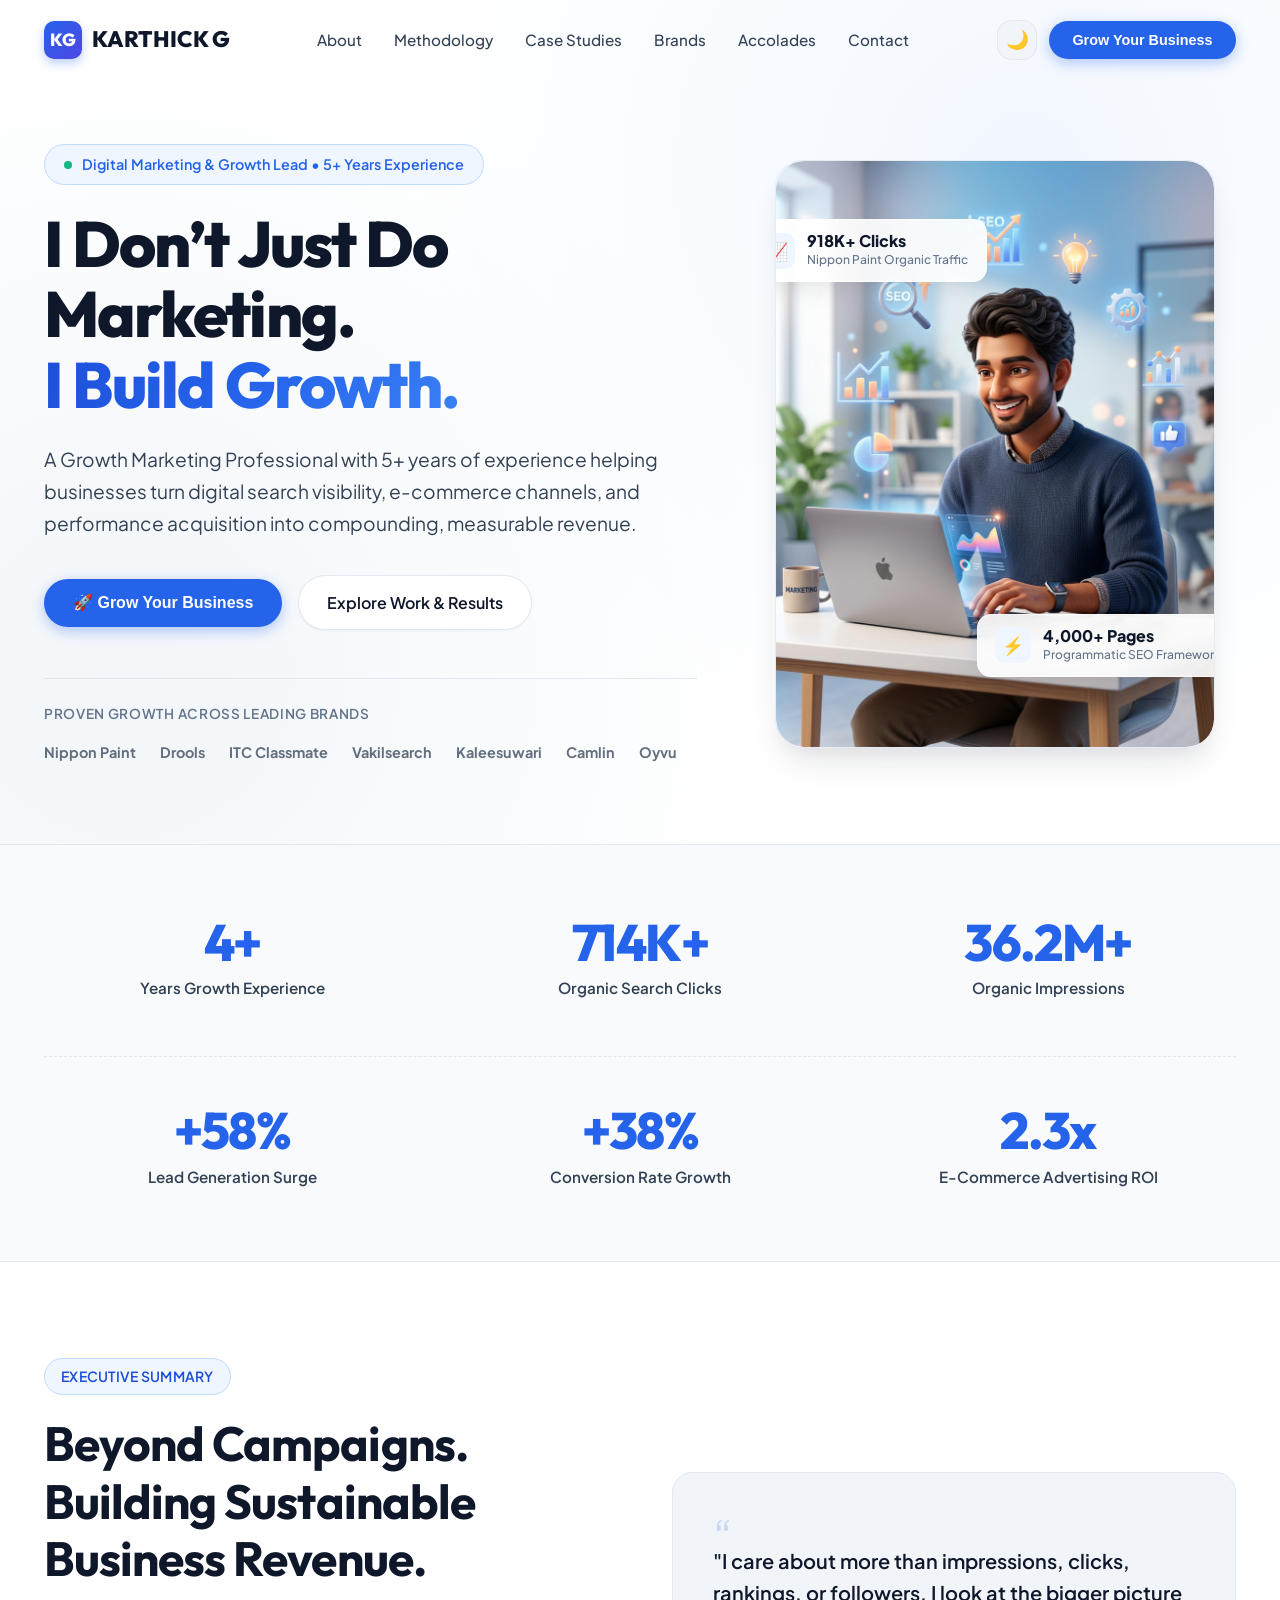
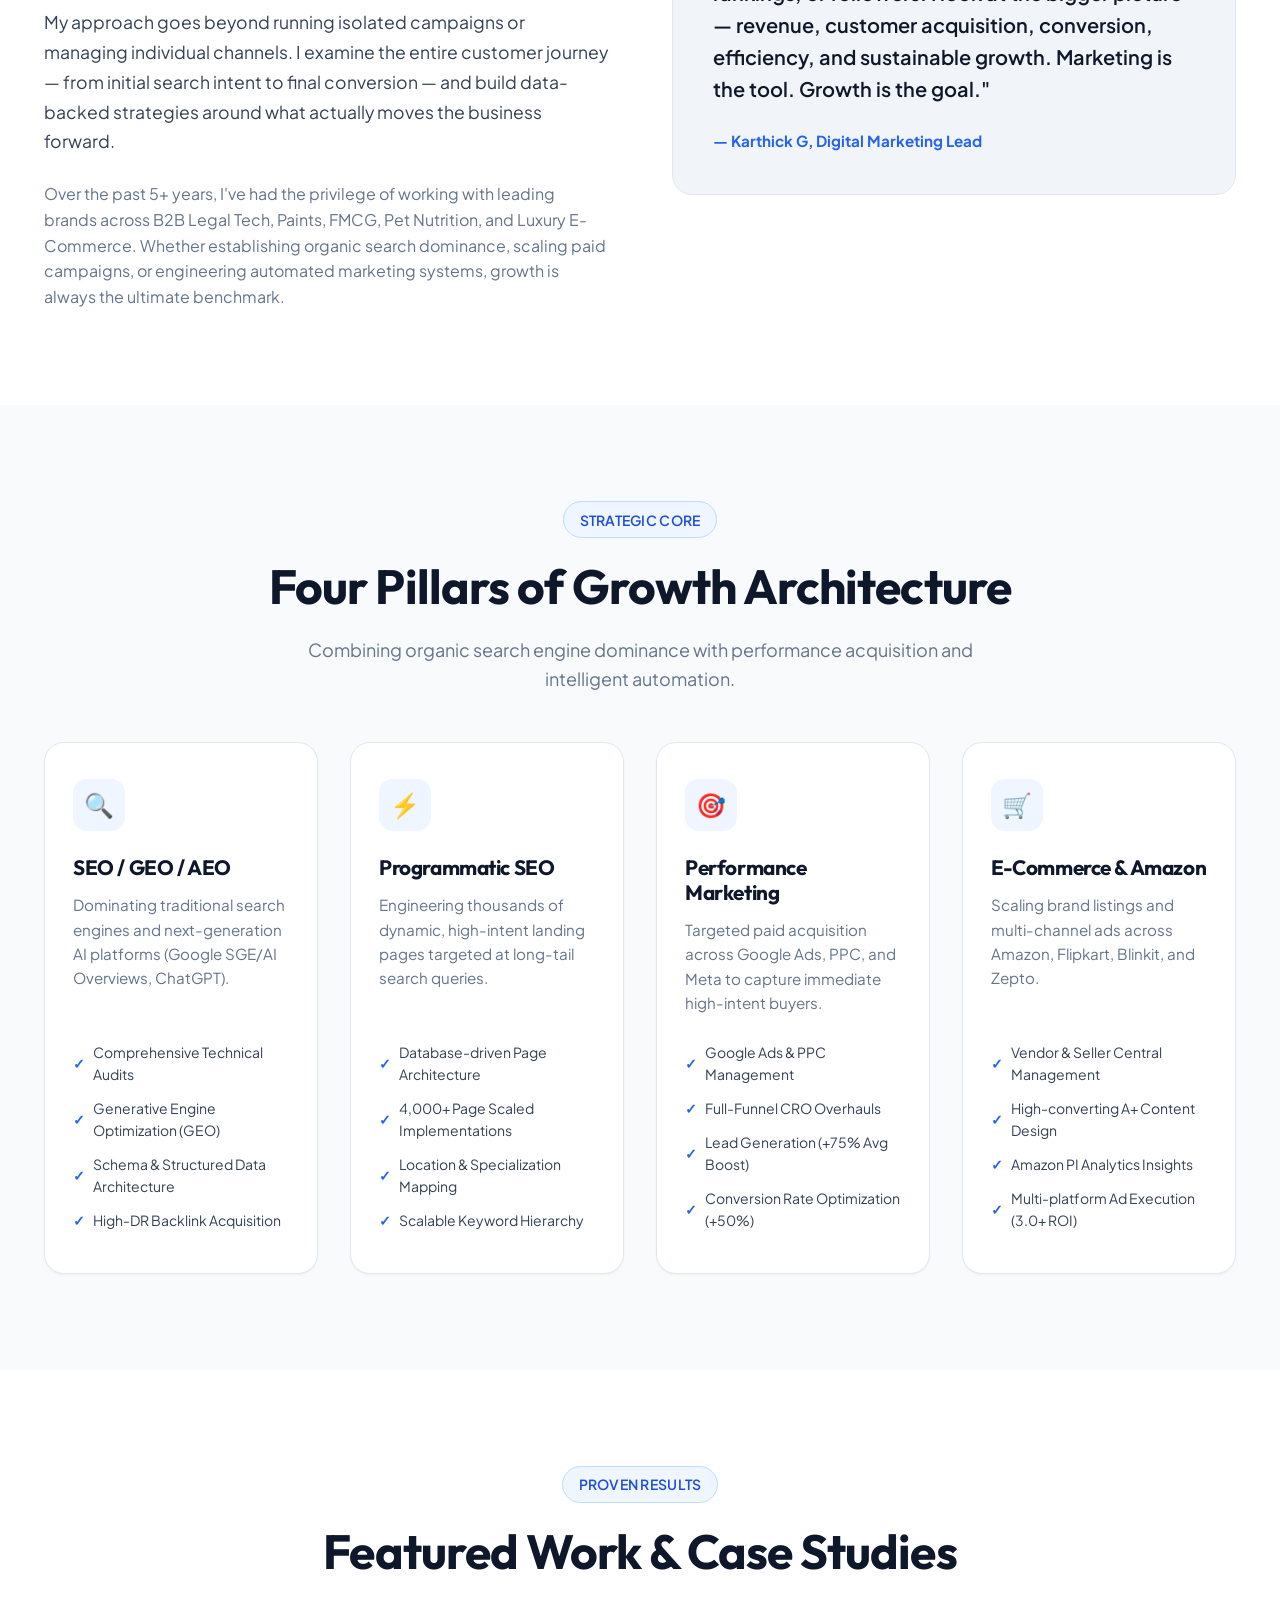
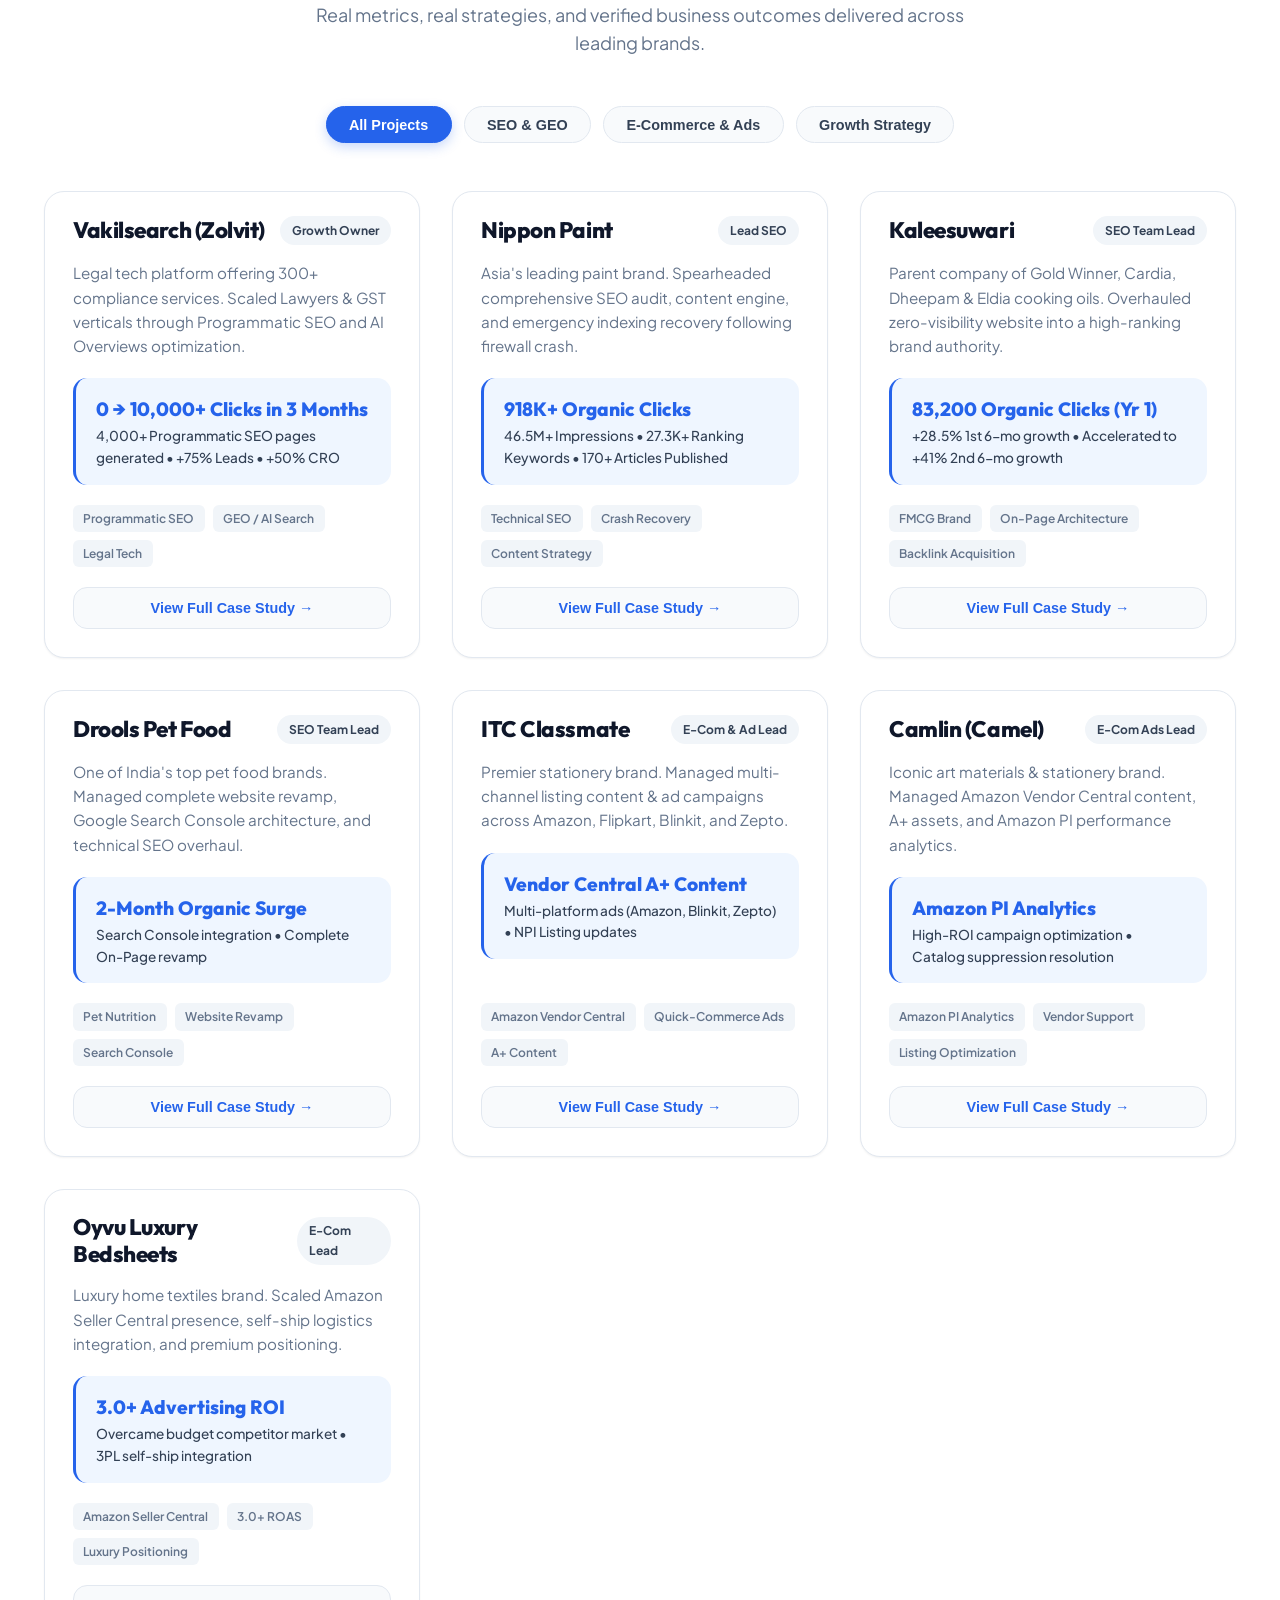
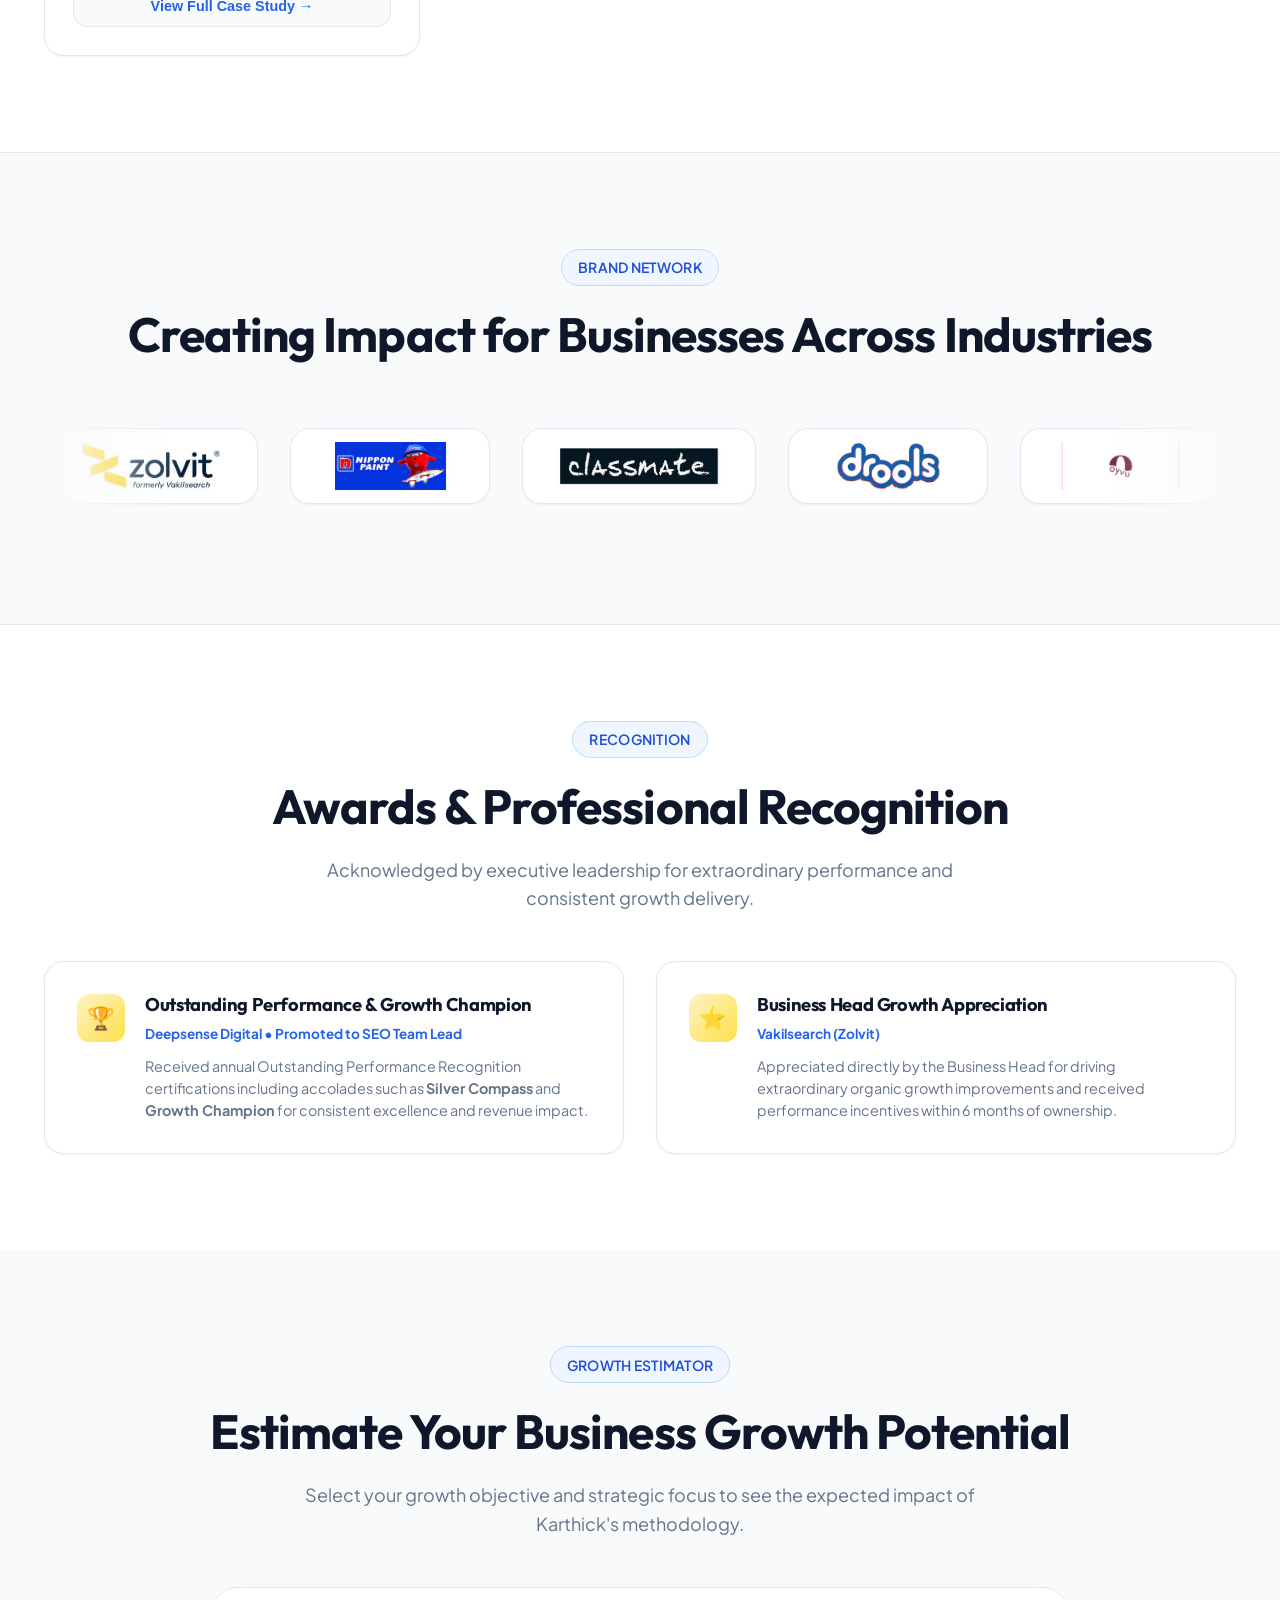
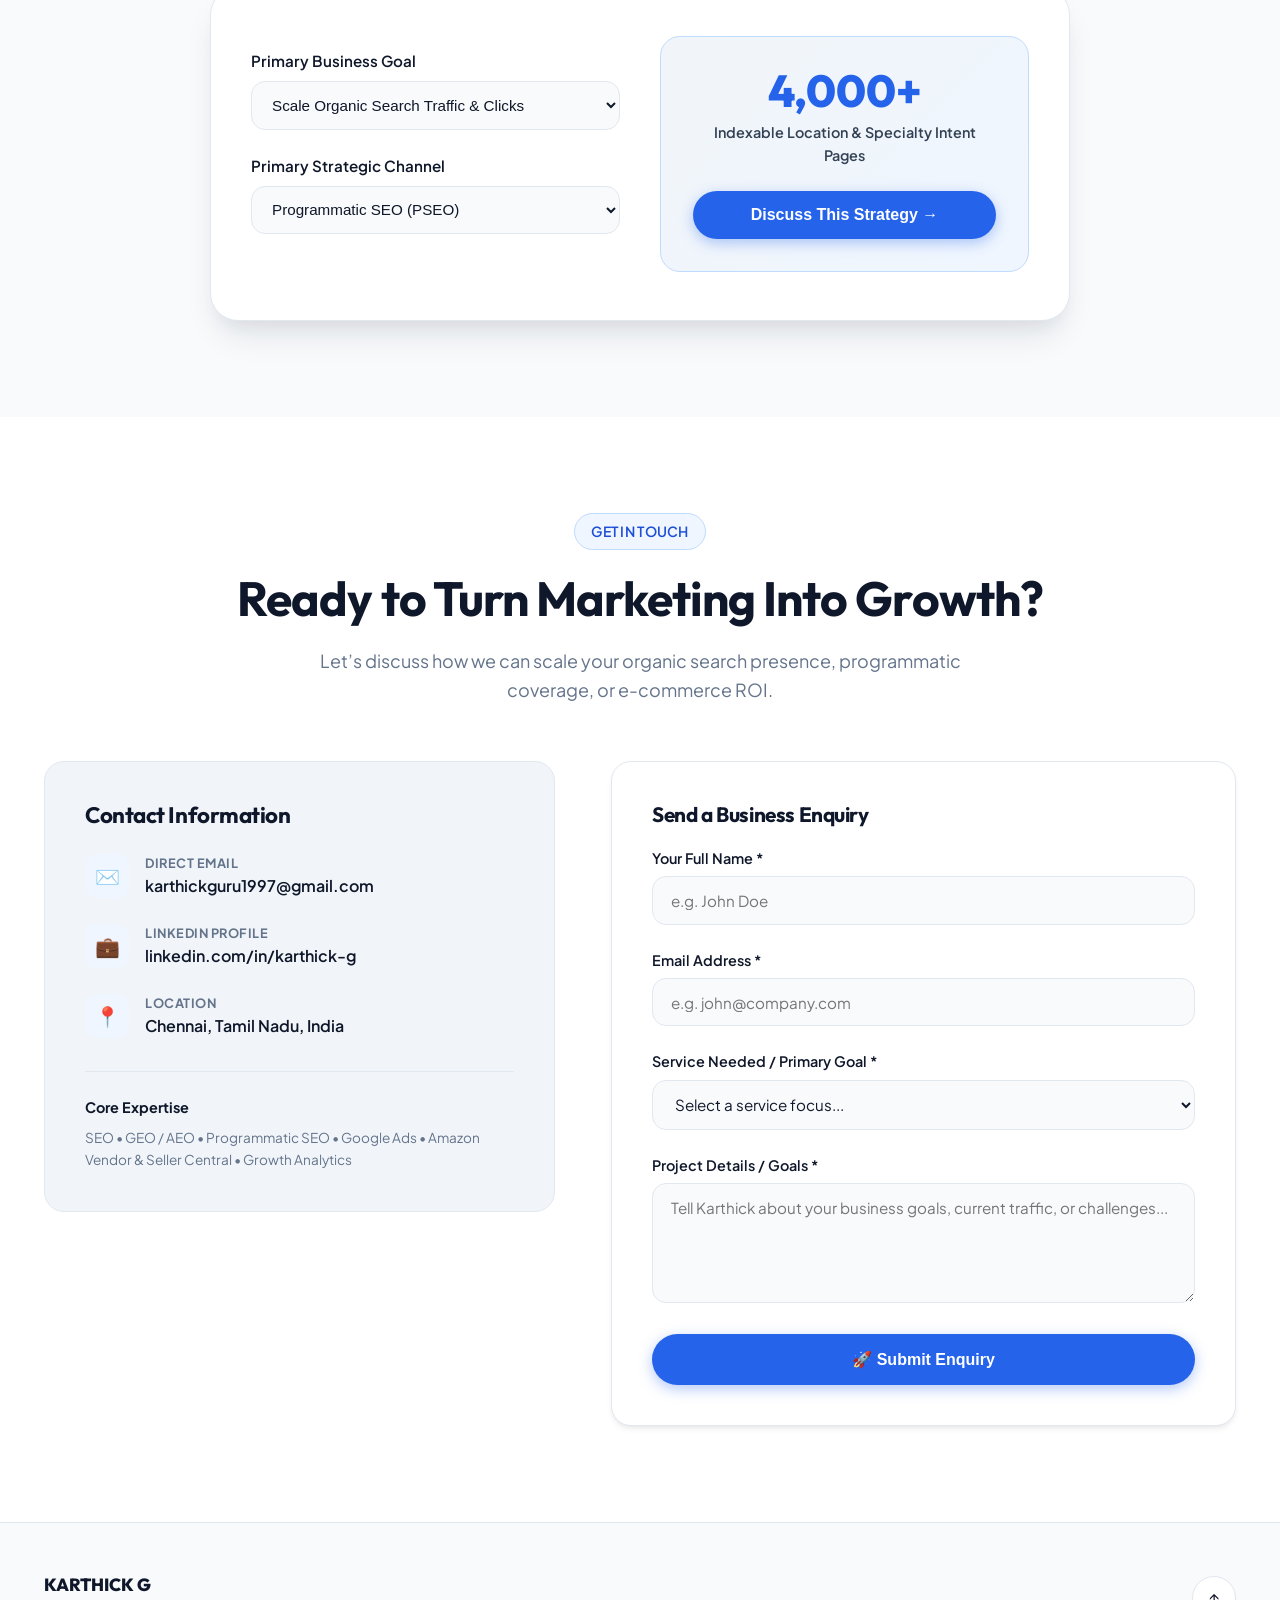
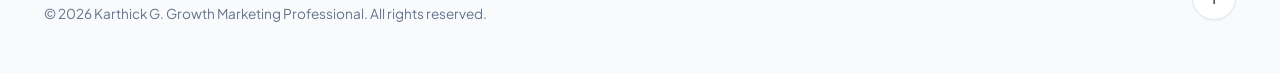
<file: index.html>
<!DOCTYPE html>
<html lang="en">
<head>
  <!-- Google tag (gtag.js) -->
  <script async src="https://www.googletagmanager.com/gtag/js?id=G-09JZXDKPR6"></script>
  <script>
    window.dataLayer = window.dataLayer || [];
    function gtag(){dataLayer.push(arguments);}
    gtag('js', new Date());

    gtag('config', 'G-09JZXDKPR6');
  </script>

  <meta charset="UTF-8">
  <meta name="viewport" content="width=device-width, initial-scale=1.0">
  <link rel="icon" type="image/svg+xml" href="data:image/svg+xml,<svg xmlns='http://www.w3.org/2000/svg' viewBox='0 0 100 100'><rect width='100' height='100' rx='20' fill='%232563eb'/><text x='50%' y='65%' font-size='55' font-weight='800' fill='white' font-family='sans-serif' text-anchor='middle'>KG</text></svg>">
  <title>Karthick G — Senior Digital Marketing & Growth Lead | 5+ Yrs Experience</title>
  
  <!-- Primary Meta Tags -->
  <meta name="title" content="Karthick G — Senior Digital Marketing & Growth Lead | 5+ Yrs Experience">
  <meta name="description" content="Growth Marketing Professional with 5+ years of experience in SEO, GEO/AEO, Programmatic SEO, Google Ads, and E-Commerce growth for brands like Nippon Paint, Drools, Classmate, Vakilsearch, and Kaleesuwari.">
  <meta name="keywords" content="Karthick G, Digital Marketing, SEO Specialist, Growth Marketing, Programmatic SEO, GEO, AEO, Google Ads, E-Commerce Marketing, Amazon Ads, Chennai Marketer">
  <meta name="author" content="Karthick G">
  <meta name="robots" content="index, follow">
  <link rel="canonical" href="https://karthickg.com/">

  <!-- Open Graph / Facebook -->
  <meta property="og:type" content="website">
  <meta property="og:url" content="https://karthickg.com/">
  <meta property="og:title" content="Karthick G — Growth Marketing Professional">
  <meta property="og:description" content="I Don't Just Do Marketing. I Build Growth. 5+ Years of experience driving organic traffic, programmatic SEO, and e-commerce ROI.">
  <meta property="og:image" content="assets/images/karthick_macbook_3d_avatar.jpg">

  <!-- Twitter Card -->
  <meta property="twitter:card" content="summary_large_image">
  <meta property="twitter:title" content="Karthick G — Growth Marketing Professional">
  <meta property="twitter:description" content="I Don't Just Do Marketing. I Build Growth. 5+ Years scaling organic clicks, Google Ads, and Amazon E-Commerce.">
  <meta property="twitter:image" content="assets/images/karthick_macbook_3d_avatar.jpg">

  <!-- Google Fonts -->
  <link rel="preconnect" href="https://fonts.googleapis.com">
  <link rel="preconnect" href="https://fonts.gstatic.com" crossorigin>
  <link href="https://fonts.googleapis.com/css2?family=Outfit:wght@400;500;600;700;800&family=Plus+Jakarta+Sans:wght@400;500;600;700;800&display=swap" rel="stylesheet">

  <!-- Stylesheet -->
  <link rel="stylesheet" href="styles.css">

  <!-- Structured Data / JSON-LD -->
  <script type="application/ld+json">
  {
    "@context": "https://schema.org",
    "@type": "Person",
    "name": "Karthick G",
    "jobTitle": "Growth Marketing Professional & Digital Marketing Lead",
    "description": "Digital marketing professional with 5+ years of experience scaling organic traffic, programmatic SEO, and performance marketing.",
    "url": "https://karthickg.com/",
    "email": "mailto:karthickguru1997@gmail.com",
    "sameAs": [
      "https://www.linkedin.com/in/karthick-g-706760126/"
    ],
    "knowsAbout": [
      "Search Engine Optimization (SEO)",
      "Generative Engine Optimization (GEO/AEO)",
      "Programmatic SEO",
      "Google Ads",
      "Amazon Vendor & Seller Central",
      "E-Commerce Performance Marketing"
    ],
    "address": {
      "@type": "PostalAddress",
      "addressLocality": "Chennai",
      "addressCountry": "India"
    }
  }
  </script>
</head>
<body>

  <!-- Scroll Progress Indicator -->
  <div class="scroll-progress-container">
    <div class="scroll-progress-bar" id="progressBar"></div>
  </div>

  <!-- Mobile Nav Overlay Backdrop -->
  <div class="mobile-nav-backdrop" id="mobileBackdrop"></div>

  <!-- Header Navigation -->
  <header class="header" id="mainHeader">
    <div class="container nav-container">
      <a href="#" class="logo" aria-label="Karthick G Portfolio Home">
        <span class="logo-icon">KG</span>
        <span class="logo-text">KARTHICK G</span>
      </a>

      <nav>
        <ul class="nav-links" id="navLinks">
          <li><a href="#about" class="nav-link">About</a></li>
          <li><a href="#pillars" class="nav-link">Methodology</a></li>
          <li><a href="#portfolio" class="nav-link">Case Studies</a></li>
          <li><a href="#brands" class="nav-link">Brands</a></li>
          <li><a href="#certifications" class="nav-link">Accolades</a></li>
          <li><a href="#contact" class="nav-link">Contact</a></li>
          <li class="mobile-theme-item" style="margin-top: 0.75rem;">
            <button class="theme-toggle-btn-mobile" id="mobileThemeToggle" aria-label="Toggle Night Mode">
              <span class="theme-toggle-icon">🌙</span>
              <span class="theme-toggle-text">Switch to Night Mode</span>
            </button>
          </li>
          <li class="mobile-cta-item" style="margin-top: 0.75rem;">
            <button class="btn btn-primary btn-glow trigger-enquiry-modal" style="width: 100%; padding: 0.85rem; justify-content: center; font-size: 0.95rem;">
              Grow Your Business
            </button>
          </li>
        </ul>
      </nav>

      <div style="display: flex; align-items: center; gap: 0.75rem;">
        <button class="theme-toggle-btn" id="themeToggle" aria-label="Toggle Night Mode" title="Toggle Dark/Light Mode">
          <span class="theme-toggle-icon">🌙</span>
        </button>
        <button class="btn btn-primary btn-glow trigger-enquiry-modal header-cta-btn" style="padding: 0.65rem 1.4rem; font-size: 0.9rem;">
          Grow Your Business
        </button>
        <button class="mobile-toggle" id="mobileToggle" aria-label="Toggle Navigation Menu">☰</button>
      </div>
    </div>
  </header>

  <main>
    <!-- HERO SECTION -->
    <section class="hero" id="hero">
      <div class="container hero-grid">
        <div class="hero-content">
          <div class="hero-tag">
            <span class="pulse-dot"></span>
            <span>Digital Marketing & Growth Lead • 5+ Years Experience</span>
          </div>

          <h1 class="hero-headline">
            I Don’t Just Do Marketing. <br>
            <span class="text-gradient">I Build Growth.</span>
          </h1>

          <p class="hero-description">
            A Growth Marketing Professional with 5+ years of experience helping businesses turn digital search visibility, e-commerce channels, and performance acquisition into compounding, measurable revenue.
          </p>

          <div class="hero-cta-group">
            <button class="btn btn-primary btn-glow trigger-enquiry-modal">
              🚀 Grow Your Business
            </button>
            <a href="#portfolio" class="btn btn-secondary">
              Explore Work & Results
            </a>
          </div>

          <div class="hero-brands-preview">
            <div class="hero-brands-label">Proven Growth Across Leading Brands</div>
            <div class="hero-brands-logos">
              <span class="brand-chip">Nippon Paint</span>
              <span class="brand-chip">Drools</span>
              <span class="brand-chip">ITC Classmate</span>
              <span class="brand-chip">Vakilsearch</span>
              <span class="brand-chip">Kaleesuwari</span>
              <span class="brand-chip">Camlin</span>
              <span class="brand-chip">Oyvu</span>
            </div>
          </div>
        </div>

        <!-- Right Side: 3D MacBook Avatar -->
        <div class="hero-avatar-wrapper">
          <div class="hero-avatar-card" id="heroAvatarCard">
            <!-- 3D Art Avatar Image of Karthick G working on Apple MacBook -->
            <img src="assets/images/karthick_macbook_3d_avatar.jpg" alt="Karthick G 3D Art Avatar Working on Apple Laptop" class="hero-avatar-img" width="440" height="586">
            
            <!-- Floating Glass Badges -->
            <div class="glass-badge glass-badge-top">
              <div class="badge-icon">📈</div>
              <div>
                <div class="badge-value">918K+ Clicks</div>
                <div class="badge-label">Nippon Paint Organic Traffic</div>
              </div>
            </div>

            <div class="glass-badge glass-badge-bottom">
              <div class="badge-icon">⚡</div>
              <div>
                <div class="badge-value">4,000+ Pages</div>
                <div class="badge-label">Programmatic SEO Framework</div>
              </div>
            </div>
          </div>
        </div>
      </div>
    </section>

    <!-- IMPACT METRICS COUNTER BAR (2 SECTIONS) -->
    <section class="metrics-section" id="metricsSection">
      <div class="container">
        <!-- Section 1: Organic Search & Reach -->
        <div class="metrics-grid" style="margin-bottom: 2.5rem;">
          <div class="metric-card">
            <div class="metric-number" data-target="5" data-suffix="+">0+</div>
            <div class="metric-label">Years Growth Experience</div>
          </div>

          <div class="metric-card">
            <div class="metric-number" data-target="918" data-suffix="K+">0K+</div>
            <div class="metric-label">Organic Search Clicks</div>
          </div>

          <div class="metric-card">
            <div class="metric-number" data-target="46.5" data-suffix="M+" data-decimals="1">0.0M+</div>
            <div class="metric-label">Organic Impressions</div>
          </div>
        </div>

        <!-- Section 2: Conversion & Performance ROI -->
        <div class="metrics-grid metrics-grid-secondary" style="padding-top: 2rem; border-top: 1px dashed var(--border-light);">
          <div class="metric-card">
            <div class="metric-number" data-target="75" data-prefix="+" data-suffix="%">+0%</div>
            <div class="metric-label">Lead Generation Surge</div>
          </div>

          <div class="metric-card">
            <div class="metric-number" data-target="50" data-prefix="+" data-suffix="%">+0%</div>
            <div class="metric-label">Conversion Rate Growth</div>
          </div>

          <div class="metric-card">
            <div class="metric-number" data-target="3.0" data-suffix="x" data-decimals="1">0.0x</div>
            <div class="metric-label">E-Commerce Advertising ROI</div>
          </div>
        </div>
      </div>
    </section>

    <!-- ABOUT & PHILOSOPHY -->
    <section class="section-padding" id="about">
      <div class="container">
        <div class="about-grid">
          <div class="animate-reveal">
            <div class="section-tag">Executive Summary</div>
            <h2 class="section-title">Beyond Campaigns. Building Sustainable Business Revenue.</h2>
            <p style="font-size: 1.1rem; color: var(--text-secondary); margin-bottom: 1.5rem; line-height: 1.7;">
              My approach goes beyond running isolated campaigns or managing individual channels. I examine the entire customer journey — from initial search intent to final conversion — and build data-backed strategies around what actually moves the business forward.
            </p>
            <p style="font-size: 1rem; color: var(--text-muted); line-height: 1.6;">
              Over the past 5+ years, I've had the privilege of working with leading brands across B2B Legal Tech, Paints, FMCG, Pet Nutrition, and Luxury E-Commerce. Whether establishing organic search dominance, scaling paid campaigns, or engineering automated marketing systems, growth is always the ultimate benchmark.
            </p>
          </div>

          <div class="animate-reveal">
            <div class="about-card">
              <div class="quote-icon">“</div>
              <p class="quote-text">
                "I care about more than impressions, clicks, rankings, or followers. I look at the bigger picture — revenue, customer acquisition, conversion, efficiency, and sustainable growth. Marketing is the tool. Growth is the goal."
              </p>
              <div class="quote-author">— Karthick G, Digital Marketing Lead</div>
            </div>
          </div>
        </div>
      </div>
    </section>

    <!-- STRATEGIC METHODOLOGY / CORE PILLARS -->
    <section class="section-padding" id="pillars" style="background-color: var(--bg-alt); border-y: 1px solid var(--border-light);">
      <div class="container">
        <div style="text-align: center;" class="animate-reveal">
          <div class="section-tag">Strategic Core</div>
          <h2 class="section-title">Four Pillars of Growth Architecture</h2>
          <p class="section-subtitle">Combining organic search engine dominance with performance acquisition and intelligent automation.</p>
        </div>

        <div class="pillars-grid">
          <!-- Pillar 1 -->
          <div class="pillar-card animate-reveal">
            <div class="pillar-icon">🔍</div>
            <h3 class="pillar-title">SEO / GEO / AEO</h3>
            <p class="pillar-desc">Dominating traditional search engines and next-generation AI platforms (Google SGE/AI Overviews, ChatGPT).</p>
            <ul class="pillar-list">
              <li>Comprehensive Technical Audits</li>
              <li>Generative Engine Optimization (GEO)</li>
              <li>Schema & Structured Data Architecture</li>
              <li>High-DR Backlink Acquisition</li>
            </ul>
          </div>

          <!-- Pillar 2 -->
          <div class="pillar-card animate-reveal">
            <div class="pillar-icon">⚡</div>
            <h3 class="pillar-title">Programmatic SEO</h3>
            <p class="pillar-desc">Engineering thousands of dynamic, high-intent landing pages targeted at long-tail search queries.</p>
            <ul class="pillar-list">
              <li>Database-driven Page Architecture</li>
              <li>4,000+ Page Scaled Implementations</li>
              <li>Location & Specialization Mapping</li>
              <li>Scalable Keyword Hierarchy</li>
            </ul>
          </div>

          <!-- Pillar 3 -->
          <div class="pillar-card animate-reveal">
            <div class="pillar-icon">🎯</div>
            <h3 class="pillar-title">Performance Marketing</h3>
            <p class="pillar-desc">Targeted paid acquisition across Google Ads, PPC, and Meta to capture immediate high-intent buyers.</p>
            <ul class="pillar-list">
              <li>Google Ads & PPC Management</li>
              <li>Full-Funnel CRO Overhauls</li>
              <li>Lead Generation (+75% Avg Boost)</li>
              <li>Conversion Rate Optimization (+50%)</li>
            </ul>
          </div>

          <!-- Pillar 4 -->
          <div class="pillar-card animate-reveal">
            <div class="pillar-icon">🛒</div>
            <h3 class="pillar-title">E-Commerce & Amazon</h3>
            <p class="pillar-desc">Scaling brand listings and multi-channel ads across Amazon, Flipkart, Blinkit, and Zepto.</p>
            <ul class="pillar-list">
              <li>Vendor & Seller Central Management</li>
              <li>High-converting A+ Content Design</li>
              <li>Amazon PI Analytics Insights</li>
              <li>Multi-platform Ad Execution (3.0+ ROI)</li>
            </ul>
          </div>
        </div>
      </div>
    </section>

    <!-- PORTFOLIO CASE STUDIES -->
    <section class="section-padding" id="portfolio">
      <div class="container">
        <div class="portfolio-header animate-reveal">
          <div class="section-tag">Proven Results</div>
          <h2 class="section-title">Featured Work & Case Studies</h2>
          <p class="section-subtitle">Real metrics, real strategies, and verified business outcomes delivered across leading brands.</p>
          
          <div class="filter-tabs">
            <button class="filter-btn active" data-filter="all">All Projects</button>
            <button class="filter-btn" data-filter="seo">SEO & GEO</button>
            <button class="filter-btn" data-filter="ecom">E-Commerce & Ads</button>
            <button class="filter-btn" data-filter="growth">Growth Strategy</button>
          </div>
        </div>

        <div class="projects-grid">
          <!-- Project 1: Vakilsearch -->
          <article class="project-card animate-reveal" data-category="seo growth">
            <div class="project-header-bar">
              <h3 class="project-brand">Vakilsearch (Zolvit)</h3>
              <span class="project-role-badge">Growth Owner</span>
            </div>
            <div class="project-body">
              <p class="project-overview">
                Legal tech platform offering 300+ compliance services. Scaled Lawyers & GST verticals through Programmatic SEO and AI Overviews optimization.
              </p>
              <div class="project-highlights">
                <div class="highlight-stat">0 → 10,000+ Clicks in 3 Months</div>
                <div class="highlight-text">4,000+ Programmatic SEO pages generated • +75% Leads • +50% CRO</div>
              </div>
              <div class="project-tags">
                <span class="project-tag">Programmatic SEO</span>
                <span class="project-tag">GEO / AI Search</span>
                <span class="project-tag">Legal Tech</span>
              </div>
              <button class="btn-view-details" data-project="vakilsearch">View Full Case Study →</button>
            </div>
          </article>

          <!-- Project 2: Nippon Paint -->
          <article class="project-card animate-reveal" data-category="seo growth">
            <div class="project-header-bar">
              <h3 class="project-brand">Nippon Paint</h3>
              <span class="project-role-badge">Lead SEO</span>
            </div>
            <div class="project-body">
              <p class="project-overview">
                Asia's leading paint brand. Spearheaded comprehensive SEO audit, content engine, and emergency indexing recovery following firewall crash.
              </p>
              <div class="project-highlights">
                <div class="highlight-stat">918K+ Organic Clicks</div>
                <div class="highlight-text">46.5M+ Impressions • 27.3K+ Ranking Keywords • 170+ Articles Published</div>
              </div>
              <div class="project-tags">
                <span class="project-tag">Technical SEO</span>
                <span class="project-tag">Crash Recovery</span>
                <span class="project-tag">Content Strategy</span>
              </div>
              <button class="btn-view-details" data-project="nippon">View Full Case Study →</button>
            </div>
          </article>

          <!-- Project 3: Kaleesuwari -->
          <article class="project-card animate-reveal" data-category="seo">
            <div class="project-header-bar">
              <h3 class="project-brand">Kaleesuwari</h3>
              <span class="project-role-badge">SEO Team Lead</span>
            </div>
            <div class="project-body">
              <p class="project-overview">
                Parent company of Gold Winner, Cardia, Dheepam & Eldia cooking oils. Overhauled zero-visibility website into a high-ranking brand authority.
              </p>
              <div class="project-highlights">
                <div class="highlight-stat">83,200 Organic Clicks (Yr 1)</div>
                <div class="highlight-text">+28.5% 1st 6-mo growth • Accelerated to +41% 2nd 6-mo growth</div>
              </div>
              <div class="project-tags">
                <span class="project-tag">FMCG Brand</span>
                <span class="project-tag">On-Page Architecture</span>
                <span class="project-tag">Backlink Acquisition</span>
              </div>
              <button class="btn-view-details" data-project="kaleesuwari">View Full Case Study →</button>
            </div>
          </article>

          <!-- Project 4: Drools -->
          <article class="project-card animate-reveal" data-category="seo">
            <div class="project-header-bar">
              <h3 class="project-brand">Drools Pet Food</h3>
              <span class="project-role-badge">SEO Team Lead</span>
            </div>
            <div class="project-body">
              <p class="project-overview">
                One of India's top pet food brands. Managed complete website revamp, Google Search Console architecture, and technical SEO overhaul.
              </p>
              <div class="project-highlights">
                <div class="highlight-stat">2-Month Organic Surge</div>
                <div class="highlight-text">Search Console integration • Complete On-Page revamp</div>
              </div>
              <div class="project-tags">
                <span class="project-tag">Pet Nutrition</span>
                <span class="project-tag">Website Revamp</span>
                <span class="project-tag">Search Console</span>
              </div>
              <button class="btn-view-details" data-project="drools">View Full Case Study →</button>
            </div>
          </article>

          <!-- Project 5: ITC Classmate -->
          <article class="project-card animate-reveal" data-category="ecom">
            <div class="project-header-bar">
              <h3 class="project-brand">ITC Classmate</h3>
              <span class="project-role-badge">E-Com & Ad Lead</span>
            </div>
            <div class="project-body">
              <p class="project-overview">
                Premier stationery brand. Managed multi-channel listing content & ad campaigns across Amazon, Flipkart, Blinkit, and Zepto.
              </p>
              <div class="project-highlights">
                <div class="highlight-stat">Vendor Central A+ Content</div>
                <div class="highlight-text">Multi-platform ads (Amazon, Blinkit, Zepto) • NPI Listing updates</div>
              </div>
              <div class="project-tags">
                <span class="project-tag">Amazon Vendor Central</span>
                <span class="project-tag">Quick-Commerce Ads</span>
                <span class="project-tag">A+ Content</span>
              </div>
              <button class="btn-view-details" data-project="classmate">View Full Case Study →</button>
            </div>
          </article>

          <!-- Project 6: Camel -->
          <article class="project-card animate-reveal" data-category="ecom">
            <div class="project-header-bar">
              <h3 class="project-brand">Camlin (Camel)</h3>
              <span class="project-role-badge">E-Com Ads Lead</span>
            </div>
            <div class="project-body">
              <p class="project-overview">
                Iconic art materials & stationery brand. Managed Amazon Vendor Central content, A+ assets, and Amazon PI performance analytics.
              </p>
              <div class="project-highlights">
                <div class="highlight-stat">Amazon PI Analytics</div>
                <div class="highlight-text">High-ROI campaign optimization • Catalog suppression resolution</div>
              </div>
              <div class="project-tags">
                <span class="project-tag">Amazon PI Analytics</span>
                <span class="project-tag">Vendor Support</span>
                <span class="project-tag">Listing Optimization</span>
              </div>
              <button class="btn-view-details" data-project="camel">View Full Case Study →</button>
            </div>
          </article>

          <!-- Project 7: Oyvu -->
          <article class="project-card animate-reveal" data-category="ecom growth">
            <div class="project-header-bar">
              <h3 class="project-brand">Oyvu Luxury Bedsheets</h3>
              <span class="project-role-badge">E-Com Lead</span>
            </div>
            <div class="project-body">
              <p class="project-overview">
                Luxury home textiles brand. Scaled Amazon Seller Central presence, self-ship logistics integration, and premium positioning.
              </p>
              <div class="project-highlights">
                <div class="highlight-stat">3.0+ Advertising ROI</div>
                <div class="highlight-text">Overcame budget competitor market • 3PL self-ship integration</div>
              </div>
              <div class="project-tags">
                <span class="project-tag">Amazon Seller Central</span>
                <span class="project-tag">3.0+ ROAS</span>
                <span class="project-tag">Luxury Positioning</span>
              </div>
              <button class="btn-view-details" data-project="oyvu">View Full Case Study →</button>
            </div>
          </article>
        </div>
      </div>
    </section>

    <!-- BRANDS PORTFOLIO GRID -->
    <section class="section-padding brands-section" id="brands">
      <div class="container">
        <div style="text-align: center; margin-bottom: 2.5rem;" class="animate-reveal">
          <div class="section-tag">Brand Network</div>
          <h2 class="section-title">Creating Impact for Businesses Across Industries</h2>
        </div>

        <!-- Smooth Running Infinite Original Brand Logos Marquee Strip -->
        <div class="marquee-container animate-reveal">
          <div class="marquee-track">
            <!-- Set 1: User Uploaded Original Brand Logos -->
            <div class="brand-logo-card"><img src="assets/images/brands/vakilsearch.png" alt="Zolvit Formerly Vakilsearch Logo" class="brand-logo-img"></div>
            <div class="brand-logo-card"><img src="assets/images/brands/nippon_paint.png" alt="Nippon Paint Logo" class="brand-logo-img"></div>
            <div class="brand-logo-card"><img src="assets/images/brands/kaleesuwari.png" alt="Kaleesuwari Refinery Logo" class="brand-logo-img"></div>
            <div class="brand-logo-card"><img src="assets/images/brands/drools.png" alt="Drools Pet Nutrition Logo" class="brand-logo-img"></div>
            <div class="brand-logo-card"><img src="assets/images/brands/oyvu.png" alt="Oyvu Luxury Bedding Logo" class="brand-logo-img"></div>
            
            <!-- Set 2: Duplicate for Seamless Infinite Loop -->
            <div class="brand-logo-card"><img src="assets/images/brands/vakilsearch.png" alt="Zolvit Formerly Vakilsearch Logo" class="brand-logo-img"></div>
            <div class="brand-logo-card"><img src="assets/images/brands/nippon_paint.png" alt="Nippon Paint Logo" class="brand-logo-img"></div>
            <div class="brand-logo-card"><img src="assets/images/brands/kaleesuwari.png" alt="Kaleesuwari Refinery Logo" class="brand-logo-img"></div>
            <div class="brand-logo-card"><img src="assets/images/brands/drools.png" alt="Drools Pet Nutrition Logo" class="brand-logo-img"></div>
            <div class="brand-logo-card"><img src="assets/images/brands/oyvu.png" alt="Oyvu Luxury Bedding Logo" class="brand-logo-img"></div>
          </div>
        </div>
      </div>
    </section>

    <!-- CERTIFICATIONS & ACCOLADES -->
    <section class="section-padding" id="certifications">
      <div class="container">
        <div style="text-align: center;" class="animate-reveal">
          <div class="section-tag">Recognition</div>
          <h2 class="section-title">Awards & Professional Recognition</h2>
          <p class="section-subtitle">Acknowledged by executive leadership for extraordinary performance and consistent growth delivery.</p>
        </div>

        <div class="certs-grid">
          <div class="cert-card animate-reveal">
            <div class="cert-badge-icon">🏆</div>
            <div>
              <h3 class="cert-title">Outstanding Performance & Growth Champion</h3>
              <div class="cert-company">Deepsense Digital • Promoted to SEO Team Lead</div>
              <p class="cert-desc">
                Received annual Outstanding Performance Recognition certifications including accolades such as <strong>Silver Compass</strong> and <strong>Growth Champion</strong> for consistent excellence and revenue impact.
              </p>
            </div>
          </div>

          <div class="cert-card animate-reveal">
            <div class="cert-badge-icon">⭐</div>
            <div>
              <h3 class="cert-title">Business Head Growth Appreciation</h3>
              <div class="cert-company">Vakilsearch (Zolvit)</div>
              <p class="cert-desc">
                Appreciated directly by the Business Head for driving extraordinary organic growth improvements and received performance incentives within 6 months of ownership.
              </p>
            </div>
          </div>
        </div>
      </div>
    </section>

    <!-- INTERACTIVE ROI & GROWTH CALCULATOR WIDGET -->
    <section class="section-padding" style="background-color: var(--bg-alt); border-y: 1px solid var(--border-light);">
      <div class="container">
        <div style="text-align: center; margin-bottom: 3rem;" class="animate-reveal">
          <div class="section-tag">Growth Estimator</div>
          <h2 class="section-title">Estimate Your Business Growth Potential</h2>
          <p class="section-subtitle">Select your growth objective and strategic focus to see the expected impact of Karthick's methodology.</p>
        </div>

        <div class="calc-card animate-reveal">
          <div class="calc-grid">
            <div>
              <div class="calc-control">
                <label for="calcGoal" class="calc-label">Primary Business Goal</label>
                <select id="calcGoal" class="calc-select">
                  <option value="traffic">Scale Organic Search Traffic & Clicks</option>
                  <option value="leads">Surge B2B Qualified Lead Generation</option>
                  <option value="cro">Optimize Conversion Rate (CRO)</option>
                  <option value="ecom">Scale E-Commerce Advertising ROI</option>
                </select>
              </div>

              <div class="calc-control">
                <label for="calcChannel" class="calc-label">Primary Strategic Channel</label>
                <select id="calcChannel" class="calc-select">
                  <option value="pseo">Programmatic SEO (PSEO)</option>
                  <option value="geo">AI Overviews & GEO Optimization</option>
                  <option value="seo">Technical & Content SEO Audit</option>
                  <option value="amazon">Amazon Vendor / Seller Central Ads</option>
                </select>
              </div>
            </div>

            <div class="calc-output-box">
              <div class="calc-output-num" id="calcOutputNum">4,000+</div>
              <div class="calc-output-label" id="calcOutputLabel">Indexable Location & Specialty Intent Pages</div>
              <button class="btn btn-primary btn-glow trigger-enquiry-modal" style="margin-top: 1.5rem; width: 100%;">
                Discuss This Strategy →
              </button>
            </div>
          </div>
        </div>
      </div>
    </section>

    <!-- CONTACT & ENQUIRY SECTION -->
    <section class="section-padding" id="contact">
      <div class="container">
        <div style="text-align: center; margin-bottom: 3.5rem;" class="animate-reveal">
          <div class="section-tag">Get In Touch</div>
          <h2 class="section-title">Ready to Turn Marketing Into Growth?</h2>
          <p class="section-subtitle">Let’s discuss how we can scale your organic search presence, programmatic coverage, or e-commerce ROI.</p>
        </div>

        <div class="contact-wrapper">
          <!-- Direct Contact Information -->
          <div class="contact-info-card animate-reveal">
            <h3 style="font-size: 1.4rem; margin-bottom: 1.5rem;">Contact Information</h3>

            <div class="contact-method">
              <div class="contact-method-icon">✉️</div>
              <div>
                <div class="contact-method-title">Direct Email</div>
                <a href="mailto:karthickguru1997@gmail.com" class="contact-method-value">karthickguru1997@gmail.com</a>
              </div>
            </div>

            <div class="contact-method">
              <div class="contact-method-icon">💼</div>
              <div>
                <div class="contact-method-title">LinkedIn Profile</div>
                <a href="https://www.linkedin.com/in/karthick-g-706760126/" target="_blank" rel="noopener" class="contact-method-value">linkedin.com/in/karthick-g</a>
              </div>
            </div>

            <div class="contact-method">
              <div class="contact-method-icon">📍</div>
              <div>
                <div class="contact-method-title">Location</div>
                <div class="contact-method-value">Chennai, Tamil Nadu, India</div>
              </div>
            </div>

            <div style="margin-top: 2rem; padding-top: 1.5rem; border-top: 1px solid var(--border-light);">
              <div style="font-weight: 700; font-size: 0.9rem; color: var(--text-primary); margin-bottom: 0.5rem;">Core Expertise</div>
              <p style="font-size: 0.85rem; color: var(--text-muted); line-height: 1.6;">
                SEO • GEO / AEO • Programmatic SEO • Google Ads • Amazon Vendor & Seller Central • Growth Analytics
              </p>
            </div>
          </div>

          <!-- Bottom Enquiry Lead Capture Form -->
          <div class="animate-reveal">
            <form id="bottomContactForm" style="background-color: var(--bg-card); border-radius: var(--radius-lg); padding: 2.5rem; border: 1px solid var(--border-light); box-shadow: var(--shadow-md);">
              <h3 style="font-size: 1.3rem; margin-bottom: 1.25rem;">Send a Business Enquiry</h3>
              
              <div class="form-group">
                <label for="bottomName" class="form-label">Your Full Name *</label>
                <input type="text" id="bottomName" class="form-input" placeholder="e.g. John Doe" required>
              </div>

              <div class="form-group">
                <label for="bottomEmail" class="form-label">Email Address *</label>
                <input type="email" id="bottomEmail" class="form-input" placeholder="e.g. john@company.com" required>
              </div>

              <div class="form-group">
                <label for="bottomService" class="form-label">Service Needed / Primary Goal *</label>
                <select id="bottomService" class="form-select" required>
                  <option value="">Select a service focus...</option>
                  <option value="Website Development">Website Development</option>
                  <option value="AI Automations">AI Automations</option>
                  <option value="Growth Marketing">Growth Marketing</option>
                  <option value="SEO & Organic Search Scaling">SEO & Organic Search Scaling</option>
                  <option value="Programmatic SEO (PSEO)">Programmatic SEO (PSEO)</option>
                  <option value="AI Overviews (GEO) Optimization">AI Overviews (GEO) Optimization</option>
                  <option value="Google Ads & Performance Marketing">Google Ads & Performance Marketing</option>
                  <option value="Amazon E-Commerce Advertising & ROI">Amazon E-Commerce Advertising & ROI</option>
                </select>
              </div>

              <div class="form-group">
                <label for="bottomMessage" class="form-label">Project Details / Goals *</label>
                <textarea id="bottomMessage" class="form-textarea" placeholder="Tell Karthick about your business goals, current traffic, or challenges..." required></textarea>
              </div>

              <button type="submit" class="btn btn-primary btn-glow" style="width: 100%; padding: 0.95rem;">
                🚀 Submit Enquiry
              </button>
            </form>
          </div>
        </div>
      </div>
    </section>
  </main>

  <!-- FOOTER -->
  <footer class="footer">
    <div class="container footer-content">
      <div>
        <div style="font-family: var(--font-display); font-weight: 800; font-size: 1.1rem; color: var(--text-primary); margin-bottom: 0.25rem;">
          KARTHICK G
        </div>
        <div style="font-size: 0.85rem; color: var(--text-muted);">
          © 2026 Karthick G. Growth Marketing Professional. All rights reserved.
        </div>
      </div>

      <a href="#hero" class="back-to-top" aria-label="Scroll Back to Top">↑</a>
    </div>
  </footer>

  <!-- POPUP ENQUIRY MODAL (Triggered by 'Grow Your Business' Button) -->
  <div class="modal-overlay" id="enquiryModal" role="dialog" aria-modal="true" aria-labelledby="modalEnquiryTitle">
    <div class="modal-card">
      <button class="modal-close-btn" id="closeEnquiryModal" aria-label="Close Modal">✕</button>

      <h2 id="modalEnquiryTitle" style="font-size: 1.6rem; margin-bottom: 0.5rem;">Grow Your Business</h2>
      <p style="font-size: 0.95rem; color: var(--text-muted); margin-bottom: 1.75rem;">
        Fill out the quick form below to request a growth strategy consultation or SEO audit from Karthick G.
      </p>

      <form id="popupEnquiryForm">
        <div class="form-group">
          <label for="popupName" class="form-label">Full Name *</label>
          <input type="text" id="popupName" class="form-input" placeholder="e.g. Rahul Sharma" required>
        </div>

        <div class="form-group">
          <label for="popupEmail" class="form-label">Work Email *</label>
          <input type="email" id="popupEmail" class="form-input" placeholder="e.g. rahul@brand.com" required>
        </div>

        <div class="form-group">
          <label for="popupWebsite" class="form-label">Company / Website URL</label>
          <input type="url" id="popupWebsite" class="form-input" placeholder="https://yourcompany.com">
        </div>

        <div class="form-group">
          <label for="popupService" class="form-label">Primary Goal / Service Needed *</label>
          <select id="popupService" class="form-select" required>
            <option value="">Select primary goal...</option>
            <option value="Website Development">Website Development</option>
            <option value="AI Automations">AI Automations</option>
            <option value="Growth Marketing">Growth Marketing</option>
            <option value="SEO & Organic Search Scaling">SEO & Organic Search Scaling</option>
            <option value="Programmatic SEO (PSEO)">Programmatic SEO (PSEO)</option>
            <option value="AI Overviews (GEO) Optimization">AI Overviews (GEO) Optimization</option>
            <option value="Google Ads & Performance Marketing">Google Ads & Performance Marketing</option>
            <option value="Amazon E-Commerce Advertising & ROI">Amazon E-Commerce Advertising & ROI</option>
          </select>
        </div>

        <div class="form-group">
          <label for="popupDetails" class="form-label">Brief Description of Project</label>
          <textarea id="popupDetails" class="form-textarea" style="min-height: 90px;" placeholder="What are your key metrics or timelines?"></textarea>
        </div>

        <button type="submit" class="btn btn-primary btn-glow" style="width: 100%; padding: 0.95rem;">
          🚀 Send Enquiry Now
        </button>
      </form>
    </div>
  </div>

  <!-- PROJECT CASE STUDY DETAIL MODAL DRAWER -->
  <div class="modal-overlay" id="projectModal" role="dialog" aria-modal="true" aria-labelledby="modalProjectTitle">
    <div class="modal-card">
      <button class="modal-close-btn" id="closeProjectModal" aria-label="Close Details">✕</button>

      <span id="modalProjectRole" class="project-role-badge" style="display: inline-block; margin-bottom: 0.75rem;">Role</span>
      <h2 id="modalProjectTitle" style="font-size: 1.8rem; margin-bottom: 1.25rem;">Project Title</h2>

      <div style="margin-bottom: 1.5rem;">
        <h4 style="font-size: 1.05rem; color: var(--primary-blue); margin-bottom: 0.4rem;">Project Overview</h4>
        <p id="modalProjectOverview" style="font-size: 0.95rem; color: var(--text-secondary); line-height: 1.6;"></p>
      </div>

      <div style="margin-bottom: 1.5rem;">
        <h4 style="font-size: 1.05rem; color: var(--primary-blue); margin-bottom: 0.4rem;">Key Challenge</h4>
        <p id="modalProjectChallenge" style="font-size: 0.95rem; color: var(--text-muted); line-height: 1.6;"></p>
      </div>

      <div style="margin-bottom: 1.5rem;">
        <h4 style="font-size: 1.05rem; color: var(--primary-blue); margin-bottom: 0.5rem;">Execution Strategy</h4>
        <ul id="modalProjectStrategy" style="padding-left: 1.2rem; font-size: 0.95rem; color: var(--text-secondary); line-height: 1.6;"></ul>
      </div>

      <div style="background-color: var(--primary-blue-light); border-radius: var(--radius-lg); padding: 1.5rem; border: 1px solid var(--primary-blue-border);">
        <h4 style="font-size: 1.1rem; color: var(--primary-blue); margin-bottom: 0.5rem;">Key Results & Impact</h4>
        <ul id="modalProjectResults" style="padding-left: 1.2rem; font-size: 0.95rem; font-weight: 600; color: var(--text-primary); line-height: 1.6;"></ul>
      </div>
    </div>
  </div>

  <!-- TOAST FEEDBACK NOTICE -->
  <div class="toast-notice" id="toastNotice">
    Notification text here
  </div>

  <!-- JavaScript -->
  <script src="js/main.js"></script>
</body>
</html>
</file>
<file: styles.css>
/* ==========================================================================
   KARTHICK G — PORTFOLIO DESIGN SYSTEM
   Theme: Modern Minimalist (Apple / Google Aesthetic)
   Primary Colors: White (#ffffff), Canvas Grey (#f8fafc), Slate (#0f172a), Blue (#2563eb)
   ========================================================================== */

:root {
  /* Color Palette */
  --bg-main: #ffffff;
  --bg-alt: #f8fafc;
  --bg-subtle: #f1f5f9;
  --bg-card: #ffffff;
  --bg-glass: rgba(255, 255, 255, 0.85);
  --bg-glass-dark: rgba(15, 23, 42, 0.9);
  
  --text-primary: #0f172a;
  --text-secondary: #334155;
  --text-muted: #64748b;
  --text-light: #94a3b8;
  
  --primary-blue: #2563eb;
  --primary-blue-hover: #1d4ed8;
  --primary-blue-light: #eff6ff;
  --primary-blue-border: #bfdbfe;
  
  --accent-indigo: #4f46e5;
  --accent-cyan: #06b6d4;
  --accent-emerald: #10b981;
  
  --border-light: #e2e8f0;
  --border-subtle: #f1f5f9;
  
  /* Shadows & Depth */
  --shadow-sm: 0 1px 2px 0 rgba(0, 0, 0, 0.05);
  --shadow-md: 0 4px 6px -1px rgba(0, 0, 0, 0.07), 0 2px 4px -2px rgba(0, 0, 0, 0.05);
  --shadow-lg: 0 10px 25px -5px rgba(0, 0, 0, 0.08), 0 8px 10px -6px rgba(0, 0, 0, 0.04);
  --shadow-xl: 0 20px 35px -10px rgba(15, 23, 42, 0.12), 0 10px 15px -5px rgba(15, 23, 42, 0.04);
  --shadow-glow: 0 0 25px rgba(37, 99, 235, 0.2);
  
  /* Typography */
  --font-main: 'Plus Jakarta Sans', -apple-system, BlinkMacSystemFont, 'Segoe UI', Roboto, sans-serif;
  --font-display: 'Outfit', 'Plus Jakarta Sans', sans-serif;
  
  /* Layout & Spacing */
  --container-max: 1240px;
  --radius-sm: 8px;
  --radius-md: 14px;
  --radius-lg: 20px;
  --radius-xl: 28px;
  --radius-full: 9999px;
  
  /* Transitions */
  --transition-fast: all 0.2s cubic-bezier(0.4, 0, 0.2, 1);
  --transition-normal: all 0.3s cubic-bezier(0.16, 1, 0.3, 1);
  --transition-bounce: all 0.5s cubic-bezier(0.34, 1.56, 0.64, 1);
}

/* Dark / Night Mode Custom Color Palette */
[data-theme="dark"] {
  --bg-main: #0b0f19;
  --bg-alt: #0f172a;
  --bg-subtle: #1e293b;
  --bg-card: #141c2e;
  --bg-glass: rgba(15, 23, 42, 0.88);
  --bg-glass-dark: rgba(15, 23, 42, 0.95);
  
  --text-primary: #f8fafc;
  --text-secondary: #cbd5e1;
  --text-muted: #94a3b8;
  --text-light: #64748b;
  
  --primary-blue: #3b82f6;
  --primary-blue-hover: #60a5fa;
  --primary-blue-light: rgba(59, 130, 246, 0.15);
  --primary-blue-border: rgba(59, 130, 246, 0.35);
  
  --border-light: #1e293b;
  --border-subtle: #1e293b;
  
  --shadow-sm: 0 1px 2px 0 rgba(0, 0, 0, 0.3);
  --shadow-md: 0 4px 10px -1px rgba(0, 0, 0, 0.4);
  --shadow-lg: 0 12px 30px -5px rgba(0, 0, 0, 0.5);
  --shadow-xl: 0 20px 40px -10px rgba(0, 0, 0, 0.6);
  --shadow-glow: 0 0 25px rgba(59, 130, 246, 0.3);
}

[data-theme="dark"] .header {
  background: rgba(11, 15, 25, 0.85) !important;
  backdrop-filter: blur(16px);
  -webkit-backdrop-filter: blur(16px);
  border-bottom: 1px solid rgba(255, 255, 255, 0.08) !important;
}

[data-theme="dark"] .header.scrolled {
  background: rgba(11, 15, 25, 0.95) !important;
  box-shadow: 0 4px 20px rgba(0, 0, 0, 0.5);
}

[data-theme="dark"] .brand-logo-card {
  background: #1e293b;
  border-color: #334155;
}

[data-theme="dark"] .brand-logo-img {
  filter: brightness(1.15) contrast(1.05);
}

[data-theme="dark"] .hero-tag, 
[data-theme="dark"] .section-tag {
  background: rgba(37, 99, 235, 0.2) !important;
  border: 1px solid rgba(96, 165, 250, 0.4) !important;
  color: #93c5fd !important;
}

[data-theme="dark"] .pulse-dot {
  background-color: #38bdf8 !important;
  box-shadow: 0 0 0 0 rgba(56, 189, 248, 0.7);
}

/* Secondary Button Visibility in Dark Mode */
[data-theme="dark"] .btn-secondary {
  background: rgba(255, 255, 255, 0.08) !important;
  border: 1px solid rgba(255, 255, 255, 0.3) !important;
  color: #ffffff !important;
  box-shadow: 0 4px 12px rgba(0, 0, 0, 0.3);
}

[data-theme="dark"] .btn-secondary:hover {
  background: rgba(255, 255, 255, 0.18) !important;
  border-color: rgba(255, 255, 255, 0.6) !important;
  color: #ffffff !important;
}

/* Glass Badges in Dark Mode */
[data-theme="dark"] .glass-badge {
  background: rgba(15, 23, 42, 0.9) !important;
  border-color: rgba(255, 255, 255, 0.15) !important;
}

[data-theme="dark"] .badge-value {
  color: #f8fafc !important;
}

[data-theme="dark"] .badge-label {
  color: #94a3b8 !important;
}

[data-theme="dark"] .form-input, 
[data-theme="dark"] .form-select, 
[data-theme="dark"] .form-textarea {
  background-color: #0f172a;
  border-color: #334155;
  color: #f8fafc;
}

[data-theme="dark"] .form-input:focus, 
[data-theme="dark"] .form-select:focus, 
[data-theme="dark"] .form-textarea:focus {
  border-color: #3b82f6;
  background-color: #1e293b;
}

[data-theme="dark"] .modal-card, [data-theme="dark"] #bottomContactForm {
  background-color: #141c2e;
  border-color: #1e293b;
}

/* Metric Cards in Dark Mode */
[data-theme="dark"] .metric-card {
  background: #141c2e !important;
  border: 1px solid #1e293b !important;
  box-shadow: 0 4px 12px rgba(0, 0, 0, 0.4) !important;
}

[data-theme="dark"] .metric-number {
  color: #3b82f6 !important;
}

[data-theme="dark"] .metric-label {
  color: #cbd5e1 !important;
  font-weight: 500 !important;
}

[data-theme="dark"] .mobile-toggle {
  background: rgba(15, 23, 42, 0.95);
  border-color: #334155;
  color: #f8fafc;
}

/* Theme Toggle Button Controls */
.theme-toggle-btn {
  display: flex;
  align-items: center;
  justify-content: center;
  width: 40px;
  height: 40px;
  border-radius: var(--radius-md);
  background: var(--bg-subtle);
  border: 1px solid var(--border-light);
  color: var(--text-primary);
  font-size: 1.15rem;
  cursor: pointer;
  transition: var(--transition-fast);
  flex-shrink: 0;
}

.theme-toggle-btn:hover {
  background: var(--primary-blue-light);
  border-color: var(--primary-blue-border);
  color: var(--primary-blue);
  transform: scale(1.05);
}

.theme-toggle-btn-mobile {
  display: flex;
  align-items: center;
  gap: 0.75rem;
  width: 100%;
  padding: 0.85rem 1.2rem;
  border-radius: var(--radius-md);
  background: var(--bg-subtle);
  border: 1px solid var(--border-light);
  color: var(--text-primary);
  font-family: var(--font-main);
  font-weight: 600;
  font-size: 0.95rem;
  cursor: pointer;
  transition: var(--transition-fast);
}

.theme-toggle-btn-mobile:hover {
  background: var(--primary-blue-light);
  color: var(--primary-blue);
}

/* Reset & Base */
*, *::before, *::after {
  box-sizing: border-box;
  margin: 0;
  padding: 0;
}

html {
  scroll-behavior: smooth;
  font-size: 16px;
  -webkit-text-size-adjust: 100%;
}

body {
  font-family: var(--font-main);
  background-color: var(--bg-main);
  color: var(--text-primary);
  line-height: 1.6;
  overflow-x: hidden;
  -webkit-font-smoothing: antialiased;
  -moz-osx-font-smoothing: grayscale;
}

/* Scrollbar */
::-webkit-scrollbar {
  width: 10px;
}
::-webkit-scrollbar-track {
  background: var(--bg-alt);
}
::-webkit-scrollbar-thumb {
  background: #cbd5e1;
  border-radius: 5px;
}
::-webkit-scrollbar-thumb:hover {
  background: #94a3b8;
}

/* Scroll Progress Bar */
.scroll-progress-container {
  position: fixed;
  top: 0;
  left: 0;
  width: 100%;
  height: 3px;
  background: transparent;
  z-index: 1001;
}
.scroll-progress-bar {
  height: 100%;
  width: 0%;
  background: linear-gradient(90deg, var(--primary-blue), var(--accent-cyan));
  transition: width 0.1s ease-out;
}

/* Utility Containers */
.container {
  width: 100%;
  max-width: var(--container-max);
  margin: 0 auto;
  padding: 0 1.5rem;
}

.section-padding {
  padding: 6rem 0;
}

@media (max-width: 768px) {
  .section-padding {
    padding: 4rem 0;
  }
}

/* Typography Utilities */
h1, h2, h3, h4, h5, h6 {
  font-family: var(--font-display);
  font-weight: 700;
  line-height: 1.2;
  color: var(--text-primary);
  letter-spacing: -0.02em;
}

.text-gradient {
  background: linear-gradient(135deg, #1d4ed8 0%, #2563eb 50%, #3b82f6 100%);
  -webkit-background-clip: text;
  -webkit-text-fill-color: transparent;
  background-clip: text;
}

.section-tag {
  display: inline-flex;
  align-items: center;
  gap: 0.5rem;
  padding: 0.4rem 1rem;
  background-color: var(--primary-blue-light);
  border: 1px solid var(--primary-blue-border);
  color: var(--primary-blue-hover);
  font-size: 0.875rem;
  font-weight: 600;
  border-radius: var(--radius-full);
  margin-bottom: 1.25rem;
  letter-spacing: 0.02em;
  text-transform: uppercase;
}

.section-title {
  font-size: clamp(2rem, 4vw, 3rem);
  margin-bottom: 1.25rem;
  color: var(--text-primary);
}

.section-subtitle {
  font-size: 1.125rem;
  color: var(--text-muted);
  max-width: 680px;
  margin: 0 auto 3rem auto;
}

/* Header & Nav */
.header {
  position: fixed;
  top: 0;
  left: 0;
  width: 100%;
  z-index: 1000;
  transition: var(--transition-normal);
  padding: 1.25rem 0;
}

.header.scrolled {
  background: var(--bg-glass);
  backdrop-filter: blur(16px);
  -webkit-backdrop-filter: blur(16px);
  padding: 0.85rem 0;
  border-bottom: 1px solid var(--border-light);
  box-shadow: var(--shadow-sm);
}

.nav-container {
  display: flex;
  align-items: center;
  justify-content: space-between;
}

.logo {
  font-family: var(--font-display);
  font-size: 1.4rem;
  font-weight: 800;
  color: var(--text-primary);
  text-decoration: none;
  display: flex;
  align-items: center;
  gap: 0.6rem;
}

.logo-icon {
  width: 38px;
  height: 38px;
  background: linear-gradient(135deg, var(--primary-blue), var(--accent-indigo));
  color: white;
  border-radius: 10px;
  display: flex;
  align-items: center;
  justify-content: center;
  font-weight: 800;
  font-size: 1.1rem;
  box-shadow: 0 4px 10px rgba(37, 99, 235, 0.3);
}

.nav-links {
  display: flex;
  align-items: center;
  gap: 2rem;
  list-style: none;
}

.mobile-cta-item,
.mobile-theme-item {
  display: none !important;
}

.nav-link {
  color: var(--text-secondary);
  text-decoration: none;
  font-weight: 500;
  font-size: 0.95rem;
  transition: var(--transition-fast);
  position: relative;
  padding: 0.5rem 0;
}

.nav-link:hover, .nav-link.active {
  color: var(--primary-blue);
}

.nav-link::after {
  content: '';
  position: absolute;
  bottom: 0;
  left: 0;
  width: 0;
  height: 2px;
  background: var(--primary-blue);
  transition: var(--transition-fast);
  border-radius: 2px;
}

.nav-link:hover::after, .nav-link.active::after {
  width: 100%;
}

.mobile-toggle {
  display: none;
  background: none;
  border: none;
  font-size: 1.5rem;
  color: var(--text-primary);
  cursor: pointer;
  padding: 0.5rem;
}

/* Button Styles */
.btn {
  display: inline-flex;
  align-items: center;
  justify-content: center;
  gap: 0.6rem;
  padding: 0.85rem 1.75rem;
  font-size: 1rem;
  font-weight: 600;
  border-radius: var(--radius-full);
  text-decoration: none;
  cursor: pointer;
  transition: var(--transition-normal);
  border: 1px solid transparent;
  outline: none;
}

.btn-primary {
  background-color: var(--primary-blue);
  color: #ffffff;
  box-shadow: 0 4px 14px rgba(37, 99, 235, 0.35);
}

.btn-primary:hover {
  background-color: var(--primary-blue-hover);
  transform: translateY(-2px);
  box-shadow: 0 6px 20px rgba(37, 99, 235, 0.45);
}

.btn-secondary {
  background-color: #ffffff;
  color: var(--text-primary);
  border-color: var(--border-light);
  box-shadow: var(--shadow-sm);
}

.btn-secondary:hover {
  border-color: var(--primary-blue-border);
  color: var(--primary-blue);
  transform: translateY(-2px);
  box-shadow: var(--shadow-md);
}

.btn-glow {
  position: relative;
  overflow: hidden;
}

.btn-glow::after {
  content: '';
  position: absolute;
  top: -50%;
  left: -50%;
  width: 200%;
  height: 200%;
  background: radial-gradient(circle, rgba(255,255,255,0.3) 0%, transparent 60%);
  transform: scale(0);
  opacity: 0;
  transition: transform 0.6s, opacity 0.6s;
}

.btn-glow:hover::after {
  transform: scale(1);
  opacity: 1;
}

/* Hero Section */
.hero {
  padding-top: 9rem;
  padding-bottom: 5rem;
  background: radial-gradient(circle at 80% 20%, rgba(239, 246, 255, 0.8) 0%, rgba(255, 255, 255, 0) 50%),
              radial-gradient(circle at 10% 80%, rgba(241, 245, 249, 0.9) 0%, rgba(255, 255, 255, 0) 50%);
  min-height: 92vh;
  display: flex;
  align-items: center;
}

.hero-grid {
  display: grid;
  grid-template-columns: 1.15fr 0.85fr;
  gap: 3.5rem;
  align-items: center;
}

.hero-tag {
  display: inline-flex;
  align-items: center;
  gap: 0.6rem;
  padding: 0.5rem 1.2rem;
  background: var(--primary-blue-light);
  border: 1px solid var(--primary-blue-border);
  color: var(--primary-blue);
  font-size: 0.9rem;
  font-weight: 600;
  border-radius: var(--radius-full);
  margin-bottom: 1.5rem;
}

.pulse-dot {
  width: 8px;
  height: 8px;
  background-color: var(--accent-emerald);
  border-radius: 50%;
  box-shadow: 0 0 0 0 rgba(16, 185, 129, 0.7);
  animation: pulse-ring 2s infinite;
}

@keyframes pulse-ring {
  0% {
    transform: scale(0.95);
    box-shadow: 0 0 0 0 rgba(16, 185, 129, 0.7);
  }
  70% {
    transform: scale(1);
    box-shadow: 0 0 0 8px rgba(16, 185, 129, 0);
  }
  100% {
    transform: scale(0.95);
    box-shadow: 0 0 0 0 rgba(16, 185, 129, 0);
  }
}

.hero-headline {
  font-size: clamp(2.5rem, 5.2vw, 4rem);
  font-weight: 800;
  line-height: 1.1;
  margin-bottom: 1.5rem;
  letter-spacing: -0.03em;
}

.hero-description {
  font-size: 1.2rem;
  color: var(--text-secondary);
  margin-bottom: 2.25rem;
  line-height: 1.65;
  max-width: 620px;
}

.hero-cta-group {
  display: flex;
  flex-wrap: wrap;
  align-items: center;
  gap: 1rem;
  margin-bottom: 3rem;
}

.hero-brands-preview {
  padding-top: 1.5rem;
  border-top: 1px solid var(--border-light);
}

.hero-brands-label {
  font-size: 0.85rem;
  font-weight: 600;
  color: var(--text-muted);
  text-transform: uppercase;
  letter-spacing: 0.05em;
  margin-bottom: 1rem;
}

.hero-brands-logos {
  display: flex;
  flex-wrap: wrap;
  align-items: center;
  gap: 1.5rem;
}

.brand-chip {
  font-size: 0.9rem;
  font-weight: 700;
  color: var(--text-secondary);
  opacity: 0.75;
  transition: var(--transition-fast);
}

.brand-chip:hover {
  opacity: 1;
  color: var(--primary-blue);
}

/* 3D Hero Avatar Wrapper */
.hero-avatar-wrapper {
  position: relative;
  display: flex;
  justify-content: center;
  perspective: 1000px;
}

.hero-avatar-card {
  position: relative;
  width: 100%;
  max-width: 440px;
  border-radius: var(--radius-xl);
  overflow: hidden;
  background: var(--bg-card);
  box-shadow: var(--shadow-xl);
  border: 1px solid rgba(226, 232, 240, 0.8);
  transition: transform 0.2s ease-out;
  transform-style: preserve-3d;
}

.hero-avatar-img {
  width: 100%;
  height: auto;
  display: block;
  object-fit: cover;
  border-radius: var(--radius-xl);
}

/* Floating Glass Badges */
.glass-badge {
  position: absolute;
  background: rgba(255, 255, 255, 0.9);
  backdrop-filter: blur(12px);
  -webkit-backdrop-filter: blur(12px);
  border: 1px solid rgba(255, 255, 255, 0.6);
  padding: 0.75rem 1.1rem;
  border-radius: var(--radius-md);
  box-shadow: 0 10px 25px -5px rgba(0, 0, 0, 0.1);
  display: flex;
  align-items: center;
  gap: 0.75rem;
  z-index: 10;
  animation: float-badge 4s ease-in-out infinite alternate;
}

.glass-badge-top {
  top: 10%;
  left: -8%;
}

.glass-badge-bottom {
  bottom: 12%;
  right: -6%;
  animation-delay: 2s;
}

@keyframes float-badge {
  0% { transform: translateY(0px); }
  100% { transform: translateY(-10px); }
}

.badge-icon {
  width: 36px;
  height: 36px;
  background: var(--primary-blue-light);
  color: var(--primary-blue);
  border-radius: 10px;
  display: flex;
  align-items: center;
  justify-content: center;
  font-size: 1.1rem;
}

.badge-value {
  font-weight: 800;
  font-size: 1rem;
  color: var(--text-primary);
  line-height: 1.1;
}

.badge-label {
  font-size: 0.75rem;
  color: var(--text-muted);
  font-weight: 500;
}

/* Impact Metrics Counter Bar */
.metrics-section {
  background-color: var(--bg-alt);
  border-top: 1px solid var(--border-light);
  border-bottom: 1px solid var(--border-light);
  padding: 3.5rem 0;
}

.metrics-grid {
  display: grid;
  grid-template-columns: repeat(auto-fit, minmax(180px, 1fr));
  gap: 2rem;
  text-align: center;
}

.metric-card {
  padding: 1rem;
}

.metric-number {
  font-family: var(--font-display);
  font-size: clamp(2.2rem, 4vw, 3.2rem);
  font-weight: 800;
  color: var(--primary-blue);
  line-height: 1;
  margin-bottom: 0.5rem;
  letter-spacing: -0.03em;
}

.metric-label {
  font-size: 0.95rem;
  font-weight: 600;
  color: var(--text-secondary);
}

/* About & Philosophy Section */
.about-grid {
  display: grid;
  grid-template-columns: 1fr 1fr;
  gap: 4rem;
  align-items: center;
}

.about-card {
  background-color: var(--bg-subtle);
  border-radius: var(--radius-lg);
  padding: 2.5rem;
  border: 1px solid var(--border-light);
  position: relative;
}

.quote-icon {
  font-size: 3rem;
  color: var(--primary-blue);
  opacity: 0.2;
  line-height: 1;
  margin-bottom: -1rem;
}

.quote-text {
  font-size: 1.25rem;
  font-weight: 600;
  color: var(--text-primary);
  line-height: 1.6;
  margin-bottom: 1.5rem;
}

.quote-author {
  font-size: 0.95rem;
  font-weight: 700;
  color: var(--primary-blue);
}

/* Core Competencies / Pillars */
.pillars-grid {
  display: grid;
  grid-template-columns: repeat(auto-fit, minmax(260px, 1fr));
  gap: 2rem;
  margin-top: 2rem;
}

.pillar-card {
  background: var(--bg-card);
  border: 1px solid var(--border-light);
  border-radius: var(--radius-lg);
  padding: 2.25rem 1.75rem;
  transition: var(--transition-normal);
  box-shadow: var(--shadow-sm);
  display: flex;
  flex-direction: column;
}

.pillar-card:hover {
  transform: translateY(-6px);
  box-shadow: var(--shadow-xl);
  border-color: var(--primary-blue-border);
}

.pillar-icon {
  width: 52px;
  height: 52px;
  background: var(--primary-blue-light);
  color: var(--primary-blue);
  border-radius: 14px;
  display: flex;
  align-items: center;
  justify-content: center;
  font-size: 1.5rem;
  margin-bottom: 1.5rem;
}

.pillar-title {
  font-size: 1.3rem;
  margin-bottom: 0.85rem;
}

.pillar-desc {
  font-size: 0.95rem;
  color: var(--text-muted);
  line-height: 1.6;
  margin-bottom: 1.25rem;
}

.pillar-list {
  list-style: none;
  margin-top: auto;
}

.pillar-list li {
  font-size: 0.875rem;
  color: var(--text-secondary);
  padding: 0.35rem 0;
  display: flex;
  align-items: center;
  gap: 0.5rem;
}

.pillar-list li::before {
  content: '✓';
  color: var(--primary-blue);
  font-weight: bold;
}

/* Case Studies & Portfolio */
.portfolio-header {
  text-align: center;
  margin-bottom: 3rem;
}

.filter-tabs {
  display: flex;
  justify-content: center;
  flex-wrap: wrap;
  gap: 0.75rem;
  margin-bottom: 3rem;
}

.filter-btn {
  padding: 0.6rem 1.4rem;
  font-size: 0.9rem;
  font-weight: 600;
  background-color: var(--bg-alt);
  color: var(--text-secondary);
  border: 1px solid var(--border-light);
  border-radius: var(--radius-full);
  cursor: pointer;
  transition: var(--transition-fast);
}

.filter-btn:hover, .filter-btn.active {
  background-color: var(--primary-blue);
  color: white;
  border-color: var(--primary-blue);
  box-shadow: 0 4px 12px rgba(37, 99, 235, 0.25);
}

.projects-grid {
  display: grid;
  grid-template-columns: repeat(auto-fill, minmax(350px, 1fr));
  gap: 2rem;
}

.project-card {
  background-color: var(--bg-card);
  border-radius: var(--radius-lg);
  border: 1px solid var(--border-light);
  overflow: hidden;
  box-shadow: var(--shadow-sm);
  transition: var(--transition-normal);
  display: flex;
  flex-direction: column;
}

.project-card:hover {
  transform: translateY(-6px);
  box-shadow: var(--shadow-xl);
  border-color: var(--primary-blue-border);
}

.project-header-bar {
  padding: 1.5rem 1.75rem 1rem 1.75rem;
  display: flex;
  justify-content: space-between;
  align-items: center;
}

.project-brand {
  font-size: 1.4rem;
  font-weight: 800;
  color: var(--text-primary);
}

.project-role-badge {
  font-size: 0.75rem;
  font-weight: 700;
  padding: 0.3rem 0.75rem;
  background-color: var(--bg-subtle);
  color: var(--text-secondary);
  border-radius: var(--radius-full);
}

.project-body {
  padding: 0 1.75rem 1.75rem 1.75rem;
  display: flex;
  flex-direction: column;
  flex-grow: 1;
}

.project-overview {
  font-size: 0.95rem;
  color: var(--text-muted);
  line-height: 1.6;
  margin-bottom: 1.25rem;
}

.project-highlights {
  background-color: var(--primary-blue-light);
  border-radius: var(--radius-md);
  padding: 1rem 1.25rem;
  margin-bottom: 1.25rem;
  border-left: 3px solid var(--primary-blue);
}

.highlight-stat {
  font-family: var(--font-display);
  font-size: 1.2rem;
  font-weight: 800;
  color: var(--primary-blue);
}

.highlight-text {
  font-size: 0.85rem;
  color: var(--text-secondary);
  font-weight: 500;
}

.project-tags {
  display: flex;
  flex-wrap: wrap;
  gap: 0.5rem;
  margin-top: auto;
  margin-bottom: 1.25rem;
}

.project-tag {
  font-size: 0.75rem;
  font-weight: 600;
  padding: 0.25rem 0.65rem;
  background-color: var(--bg-subtle);
  color: var(--text-muted);
  border-radius: 6px;
}

.btn-view-details {
  width: 100%;
  padding: 0.75rem;
  font-size: 0.9rem;
  font-weight: 600;
  background-color: var(--bg-alt);
  color: var(--primary-blue);
  border: 1px solid var(--border-light);
  border-radius: var(--radius-md);
  cursor: pointer;
  transition: var(--transition-fast);
}

.btn-view-details:hover {
  background-color: var(--primary-blue);
  color: white;
  border-color: var(--primary-blue);
}

/* Brands Grid */
.brands-section {
  background-color: var(--bg-alt);
  border-top: 1px solid var(--border-light);
  border-bottom: 1px solid var(--border-light);
}

/* Smooth Running Infinite Logo Marquee Strip */
.marquee-container {
  width: 100%;
  overflow: hidden;
  position: relative;
  padding: 1.5rem 0;
  mask-image: linear-gradient(to right, transparent, black 12%, black 88%, transparent);
  -webkit-mask-image: linear-gradient(to right, transparent, black 12%, black 88%, transparent);
}

.marquee-track {
  display: flex;
  align-items: center;
  gap: 2rem;
  width: max-content;
  animation: marquee-scroll 24s linear infinite;
}

.marquee-container:hover .marquee-track {
  animation-play-state: paused;
}

@keyframes marquee-scroll {
  0% {
    transform: translateX(0);
  }
  100% {
    transform: translateX(-50%);
  }
}

.brand-logo-card {
  background: var(--bg-card);
  border: 1px solid var(--border-light);
  border-radius: var(--radius-lg);
  padding: 1rem 2.25rem;
  display: flex;
  align-items: center;
  justify-content: center;
  height: 76px;
  min-width: 200px;
  box-shadow: var(--shadow-sm);
  transition: var(--transition-normal);
}

.brand-logo-card:hover {
  border-color: var(--primary-blue-border);
  box-shadow: var(--shadow-md);
  transform: translateY(-3px);
}

.brand-logo-img {
  max-height: 48px;
  max-width: 160px;
  width: auto;
  height: auto;
  object-fit: contain;
  filter: drop-shadow(0 1px 2px rgba(0,0,0,0.05));
  transition: var(--transition-fast);
}

.brand-logo-card:hover .brand-logo-img {
  transform: scale(1.04);
}

/* Certifications Section */
.certs-grid {
  display: grid;
  grid-template-columns: repeat(auto-fit, minmax(320px, 1fr));
  gap: 2rem;
}

.cert-card {
  background: var(--bg-card);
  border: 1px solid var(--border-light);
  border-radius: var(--radius-lg);
  padding: 2rem;
  box-shadow: var(--shadow-sm);
  transition: var(--transition-normal);
  display: flex;
  gap: 1.25rem;
}

.cert-card:hover {
  transform: translateY(-4px);
  box-shadow: var(--shadow-lg);
  border-color: var(--primary-blue-border);
}

.cert-badge-icon {
  width: 48px;
  height: 48px;
  min-width: 48px;
  background: linear-gradient(135deg, #fef3c7, #fde047);
  color: #b45309;
  border-radius: 12px;
  display: flex;
  align-items: center;
  justify-content: center;
  font-size: 1.4rem;
}

.cert-title {
  font-size: 1.15rem;
  margin-bottom: 0.4rem;
}

.cert-company {
  font-size: 0.85rem;
  font-weight: 700;
  color: var(--primary-blue);
  margin-bottom: 0.75rem;
}

.cert-desc {
  font-size: 0.9rem;
  color: var(--text-muted);
  line-height: 1.5;
}

/* Interactive ROI Calculator Widget */
.calc-card {
  background: var(--bg-card);
  border: 1px solid var(--border-light);
  border-radius: var(--radius-xl);
  padding: 3rem 2.5rem;
  box-shadow: var(--shadow-xl);
  max-width: 860px;
  margin: 0 auto;
}

.calc-grid {
  display: grid;
  grid-template-columns: 1fr 1fr;
  gap: 2.5rem;
  align-items: center;
}

.calc-control {
  margin-bottom: 1.5rem;
}

.calc-label {
  display: block;
  font-weight: 600;
  font-size: 0.95rem;
  margin-bottom: 0.5rem;
  color: var(--text-primary);
}

.calc-select, .calc-input {
  width: 100%;
  padding: 0.85rem 1rem;
  font-size: 0.95rem;
  border: 1px solid var(--border-light);
  border-radius: var(--radius-md);
  outline: none;
  background-color: var(--bg-alt);
  color: var(--text-primary);
  transition: var(--transition-fast);
}

.calc-select:focus, .calc-input:focus {
  border-color: var(--primary-blue);
  box-shadow: 0 0 0 3px rgba(37, 99, 235, 0.15);
  background-color: white;
}

.calc-output-box {
  background: linear-gradient(135deg, var(--bg-subtle), var(--primary-blue-light));
  border-radius: var(--radius-lg);
  padding: 2rem;
  border: 1px solid var(--primary-blue-border);
  text-align: center;
}

.calc-output-num {
  font-family: var(--font-display);
  font-size: 2.8rem;
  font-weight: 800;
  color: var(--primary-blue);
  line-height: 1;
  margin-bottom: 0.5rem;
}

.calc-output-label {
  font-size: 0.9rem;
  font-weight: 600;
  color: var(--text-secondary);
}

/* Forms (Contact & Popup Modal) */
.form-group {
  margin-bottom: 1.5rem;
}

.form-label {
  display: block;
  font-weight: 600;
  font-size: 0.9rem;
  margin-bottom: 0.4rem;
  color: var(--text-primary);
}

.form-input, .form-select, .form-textarea {
  width: 100%;
  padding: 0.85rem 1.1rem;
  font-size: 0.95rem;
  font-family: inherit;
  border: 1px solid var(--border-light);
  border-radius: var(--radius-md);
  background-color: var(--bg-alt);
  color: var(--text-primary);
  outline: none;
  transition: var(--transition-fast);
}

.form-input:focus, .form-select:focus, .form-textarea:focus {
  border-color: var(--primary-blue);
  background-color: #ffffff;
  box-shadow: 0 0 0 3px rgba(37, 99, 235, 0.15);
}

.form-textarea {
  resize: vertical;
  min-height: 120px;
}

.contact-wrapper {
  display: grid;
  grid-template-columns: 0.9fr 1.1fr;
  gap: 3.5rem;
  align-items: start;
}

.contact-info-card {
  background-color: var(--bg-subtle);
  border-radius: var(--radius-lg);
  padding: 2.5rem;
  border: 1px solid var(--border-light);
}

.contact-method {
  display: flex;
  align-items: center;
  gap: 1rem;
  margin-bottom: 1.5rem;
}

.contact-method-icon {
  width: 44px;
  height: 44px;
  background-color: var(--primary-blue-light);
  color: var(--primary-blue);
  border-radius: 12px;
  display: flex;
  align-items: center;
  justify-content: center;
  font-size: 1.25rem;
}

.contact-method-title {
  font-size: 0.8rem;
  font-weight: 700;
  color: var(--text-muted);
  text-transform: uppercase;
  letter-spacing: 0.04em;
}

.contact-method-value {
  font-size: 1rem;
  font-weight: 600;
  color: var(--text-primary);
  text-decoration: none;
}

.contact-method-value:hover {
  color: var(--primary-blue);
}

/* Modal Popup Dialog */
.modal-overlay {
  position: fixed;
  top: 0;
  left: 0;
  width: 100vw;
  height: 100vh;
  background-color: rgba(15, 23, 42, 0.6);
  backdrop-filter: blur(8px);
  -webkit-backdrop-filter: blur(8px);
  z-index: 2000;
  display: flex;
  align-items: center;
  justify-content: center;
  padding: 1.5rem;
  opacity: 0;
  pointer-events: none;
  transition: opacity 0.3s ease;
}

.modal-overlay.active {
  opacity: 1;
  pointer-events: auto;
}

.modal-card {
  background-color: #ffffff;
  width: 100%;
  max-width: 600px;
  max-height: 90vh;
  overflow-y: auto;
  border-radius: var(--radius-xl);
  padding: 2.5rem;
  box-shadow: var(--shadow-xl);
  border: 1px solid var(--border-light);
  transform: scale(0.92);
  transition: transform 0.3s cubic-bezier(0.16, 1, 0.3, 1);
  position: relative;
}

.modal-overlay.active .modal-card {
  transform: scale(1);
}

.modal-close-btn {
  position: absolute;
  top: 1.5rem;
  right: 1.5rem;
  width: 36px;
  height: 36px;
  border-radius: 50%;
  background-color: var(--bg-alt);
  border: 1px solid var(--border-light);
  color: var(--text-secondary);
  font-size: 1.2rem;
  display: flex;
  align-items: center;
  justify-content: center;
  cursor: pointer;
  transition: var(--transition-fast);
}

.modal-close-btn:hover {
  background-color: var(--border-light);
  color: var(--text-primary);
}

/* Footer */
.footer {
  background-color: var(--bg-alt);
  border-top: 1px solid var(--border-light);
  padding: 3rem 0;
}

.footer-content {
  display: flex;
  flex-wrap: wrap;
  justify-content: space-between;
  align-items: center;
  gap: 1.5rem;
}

.back-to-top {
  width: 44px;
  height: 44px;
  border-radius: 50%;
  background-color: var(--bg-card);
  border: 1px solid var(--border-light);
  color: var(--text-primary);
  display: flex;
  align-items: center;
  justify-content: center;
  cursor: pointer;
  text-decoration: none;
  transition: var(--transition-fast);
  box-shadow: var(--shadow-sm);
}

.back-to-top:hover {
  background-color: var(--primary-blue);
  color: white;
  border-color: var(--primary-blue);
  transform: translateY(-3px);
}

/* Scroll Animations */
.animate-reveal {
  opacity: 0;
  transform: translateY(30px);
  transition: opacity 0.7s cubic-bezier(0.16, 1, 0.3, 1), transform 0.7s cubic-bezier(0.16, 1, 0.3, 1);
}

.animate-reveal.active {
  opacity: 1;
  transform: translateY(0);
}

/* Toast Feedback */
.toast-notice {
  position: fixed;
  bottom: 2rem;
  right: 2rem;
  background-color: var(--text-primary);
  color: white;
  padding: 1rem 1.5rem;
  border-radius: var(--radius-md);
  box-shadow: var(--shadow-xl);
  font-size: 0.95rem;
  font-weight: 600;
  z-index: 3000;
  display: flex;
  align-items: center;
  gap: 0.75rem;
  transform: translateY(100px);
  opacity: 0;
  transition: all 0.3s cubic-bezier(0.16, 1, 0.3, 1);
}

.toast-notice.show {
  transform: translateY(0);
  opacity: 1;
}

/* ==========================================================================
   COMPREHENSIVE RESPONSIVE STYLES (MOBILE & TABLET OVERHAUL)
   ========================================================================== */

/* 1. Global Viewport Overflow Prevention */
html, body {
  overflow-x: hidden;
  max-width: 100vw;
}

/* 2. Large Tablet & Desktop Refinements (<= 1024px) */
@media (max-width: 1024px) {
  .container {
    padding-left: 1.5rem;
    padding-right: 1.5rem;
  }

  .section-padding {
    padding: 4rem 0;
  }

  .hero-grid {
    grid-template-columns: 1fr;
    text-align: center;
    gap: 3rem;
  }

  .hero-content {
    display: flex;
    flex-direction: column;
    align-items: center;
  }

  .hero-description {
    margin-left: auto;
    margin-right: auto;
    max-width: 680px;
  }

  .hero-cta-group {
    justify-content: center;
  }

  .hero-avatar-wrapper {
    max-width: 380px;
    margin: 0 auto;
  }

  .about-grid, .calc-grid, .contact-wrapper {
    grid-template-columns: 1fr;
    gap: 2.5rem;
  }

  .services-grid {
    grid-template-columns: repeat(2, 1fr);
  }
}

/* 3. Mobile & Tablet Menu Overlay & Component Scaling (<= 992px) */
@media (max-width: 992px) {
  .nav-container {
    padding: 0.65rem 1rem;
    display: flex;
    justify-content: space-between;
    align-items: center;
    width: 100%;
  }

  .logo-text {
    white-space: nowrap;
    font-size: 1rem;
    font-weight: 800;
  }

  .header-cta-btn {
    display: none !important;
  }

  .mobile-cta-item,
  .mobile-theme-item {
    display: block !important;
  }

  .mobile-toggle {
    display: flex !important;
    align-items: center;
    justify-content: center;
    width: 40px;
    height: 40px;
    border-radius: var(--radius-md);
    background: rgba(255, 255, 255, 0.95);
    border: 1px solid var(--border-light);
    font-size: 1.2rem;
    color: var(--text-primary);
    cursor: pointer;
    z-index: 1001;
    flex-shrink: 0;
    transition: var(--transition-fast);
  }

  .mobile-toggle:hover {
    background: var(--primary-blue-light);
    color: var(--primary-blue);
  }

  /* Glassmorphic Side Drawer Menu */
  .nav-links {
    display: flex;
    flex-direction: column;
    position: fixed;
    top: 0;
    right: -100%;
    width: 82%;
    max-width: 320px;
    height: 100vh;
    background: rgba(255, 255, 255, 0.98);
    backdrop-filter: blur(20px);
    -webkit-backdrop-filter: blur(20px);
    box-shadow: -10px 0 35px rgba(0, 0, 0, 0.15);
    padding: 5.5rem 1.5rem 2.5rem 1.5rem;
    gap: 0.5rem;
    transition: right 0.35s cubic-bezier(0.16, 1, 0.3, 1);
    z-index: 1000;
    overflow-y: auto;
    border-left: 1px solid var(--border-light);
  }

  [data-theme="dark"] .nav-links {
    background: rgba(15, 23, 42, 0.98) !important;
    border-left: 1px solid #1e293b !important;
  }

  .nav-links.active {
    right: 0;
  }

  .mobile-nav-backdrop {
    position: fixed;
    inset: 0;
    background: rgba(15, 23, 42, 0.4);
    backdrop-filter: blur(4px);
    -webkit-backdrop-filter: blur(4px);
    z-index: 999;
    opacity: 0;
    pointer-events: none;
    transition: opacity 0.3s ease;
  }

  .mobile-nav-backdrop.active {
    opacity: 1;
    pointer-events: auto;
  }

  .nav-link {
    padding: 0.9rem 1.2rem;
    border-radius: var(--radius-md);
    font-size: 1.05rem;
    font-weight: 600;
    color: var(--text-secondary);
    width: 100%;
    border-bottom: 1px solid rgba(0, 0, 0, 0.04);
  }

  .nav-link:hover, .nav-link.active {
    background: var(--primary-blue-light);
    color: var(--primary-blue);
  }
}

/* 4. Small Tablet & Mobile Portrait (<= 768px) */
@media (max-width: 768px) {
  .section-padding {
    padding: 2.75rem 0;
  }

  .hero-headline {
    font-size: clamp(1.85rem, 6.5vw, 2.5rem);
    line-height: 1.2;
  }

  .hero-tag {
    font-size: 0.8rem;
    padding: 0.4rem 0.9rem;
    max-width: 92%;
    margin: 0 auto 1.25rem auto;
    text-align: center;
  }

  .hero-subtitle {
    font-size: 0.95rem;
  }

  /* Compact 3-Column Metrics Bar for Mobile */
  .metrics-grid {
    grid-template-columns: repeat(3, 1fr) !important;
    gap: 0.5rem !important;
  }

  .metric-card {
    padding: 0.85rem 0.35rem !important;
    text-align: center;
    border-radius: var(--radius-md);
    background: rgba(255, 255, 255, 0.9);
    border: 1px solid var(--border-light);
    box-shadow: var(--shadow-sm);
  }

  .metric-number {
    font-size: 1.4rem !important;
    line-height: 1.1;
    font-weight: 800;
  }

  .metric-label {
    font-size: 0.7rem !important;
    line-height: 1.2;
    margin-top: 0.2rem;
  }

  /* Horizontally Scrollable Portfolio Tabs */
  .filter-tabs {
    display: flex;
    overflow-x: auto;
    white-space: nowrap;
    padding: 0.5rem 0.25rem 1rem 0.25rem;
    margin-bottom: 1.5rem;
    -webkit-overflow-scrolling: touch;
    scrollbar-width: none;
  }

  .filter-tabs::-webkit-scrollbar {
    display: none;
  }

  .filter-btn {
    flex-shrink: 0;
    padding: 0.55rem 1.1rem;
    font-size: 0.85rem;
  }

  .projects-grid {
    grid-template-columns: 1fr;
    gap: 1.25rem;
  }

  .services-grid {
    grid-template-columns: 1fr;
    gap: 1rem;
  }

  .certs-grid {
    grid-template-columns: 1fr;
    gap: 1rem;
  }

  /* Marquee Ticker Mobile Adjustments */
  .marquee-container {
    padding: 0.85rem 0;
  }

  .brand-logo-card {
    height: 52px;
    min-width: 135px;
    padding: 0.5rem 1rem;
  }

  .brand-logo-img {
    max-height: 30px;
    max-width: 100px;
  }

  /* Remove 918K+ Clicks & 4,000+ Pages Glass Badges from Mobile View */
  .glass-badge,
  .glass-badge-top,
  .glass-badge-bottom {
    display: none !important;
  }

  .hero-avatar-wrapper {
    max-width: 280px;
  }

  /* Contact Information & Form Responsiveness */
  .contact-card, .contact-info-card {
    padding: 1.5rem 1.25rem !important;
    border-radius: var(--radius-xl);
  }

  .contact-method-value {
    font-size: 0.85rem !important;
    word-break: break-all;
    overflow-wrap: anywhere;
  }

  #bottomContactForm {
    padding: 1.5rem 1.25rem !important;
    border-radius: var(--radius-xl);
  }

  .form-input, .form-select, .form-textarea {
    font-size: 16px !important;
    padding: 0.85rem 0.95rem;
    border-radius: var(--radius-md);
    min-height: 48px;
  }

  /* Modal Popup Responsiveness */
  .modal-content {
    width: 94%;
    max-width: 480px;
    padding: 1.5rem 1.25rem;
    margin: 1rem auto;
    max-height: 88vh;
  }

  .drawer-content {
    width: 100%;
    max-width: 100%;
    height: 92vh;
    border-radius: 20px 20px 0 0;
    top: auto;
    bottom: 0;
    transform: translateY(100%);
  }

  .case-study-drawer.active .drawer-content {
    transform: translateY(0);
  }

  /* Footer Responsiveness */
  .footer-content {
    display: flex;
    flex-direction: column;
    align-items: center;
    text-align: center;
    gap: 1rem;
    padding: 1.75rem 1rem;
  }
}

/* 5. Extra Small Mobile Phones (<= 480px) */
@media (max-width: 480px) {
  .container {
    padding-left: 0.85rem;
    padding-right: 0.85rem;
  }

  .hero-cta-group {
    flex-direction: column;
    width: 100%;
    gap: 0.75rem;
  }

  .hero-cta-group .btn {
    width: 100%;
    justify-content: center;
  }

  .metric-card {
    padding: 0.75rem 0.25rem !important;
  }

  .metric-number {
    font-size: 1.25rem !important;
  }

  .metric-label {
    font-size: 0.65rem !important;
  }

  .section-tag {
    font-size: 0.75rem;
    padding: 0.35rem 0.85rem;
  }

  .section-title {
    font-size: 1.45rem;
  }

  .calc-card {
    padding: 1.25rem 0.95rem;
  }

  .calc-metric-number {
    font-size: 2rem;
  }
}
</file>
